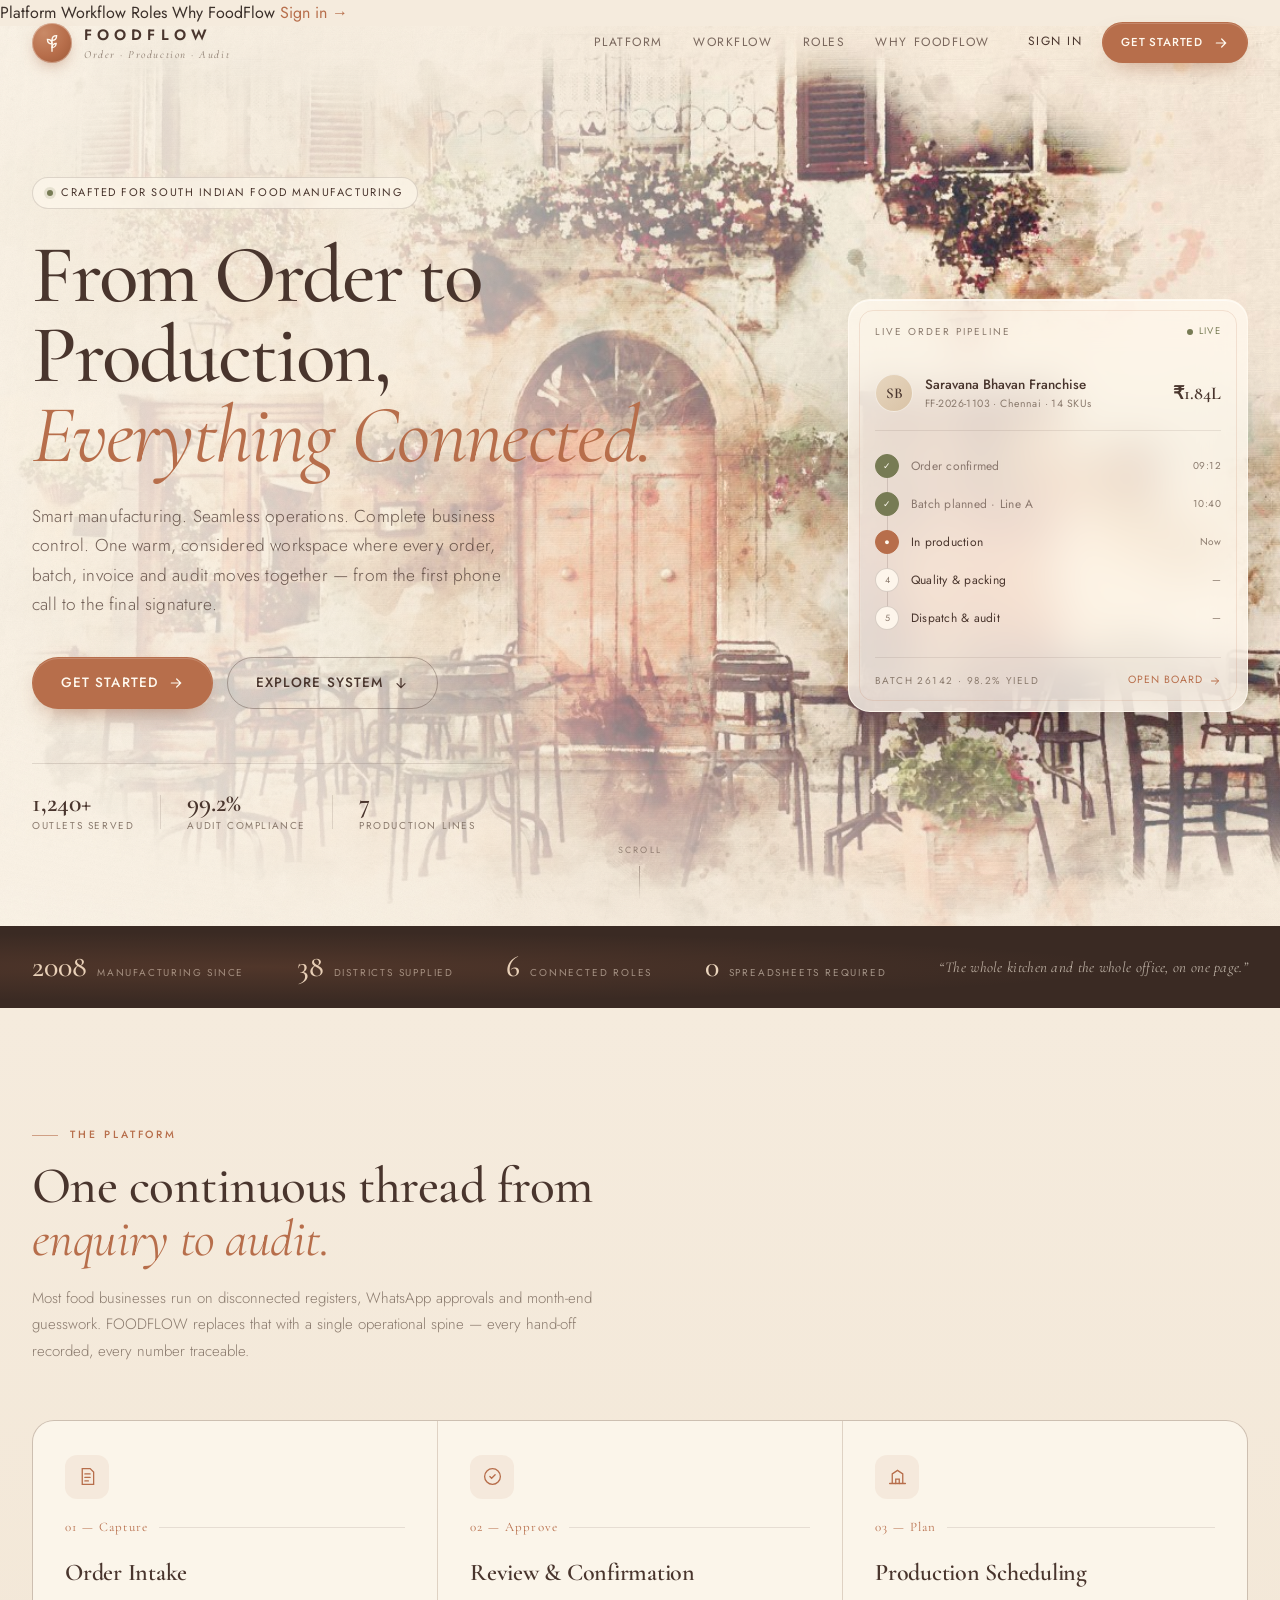
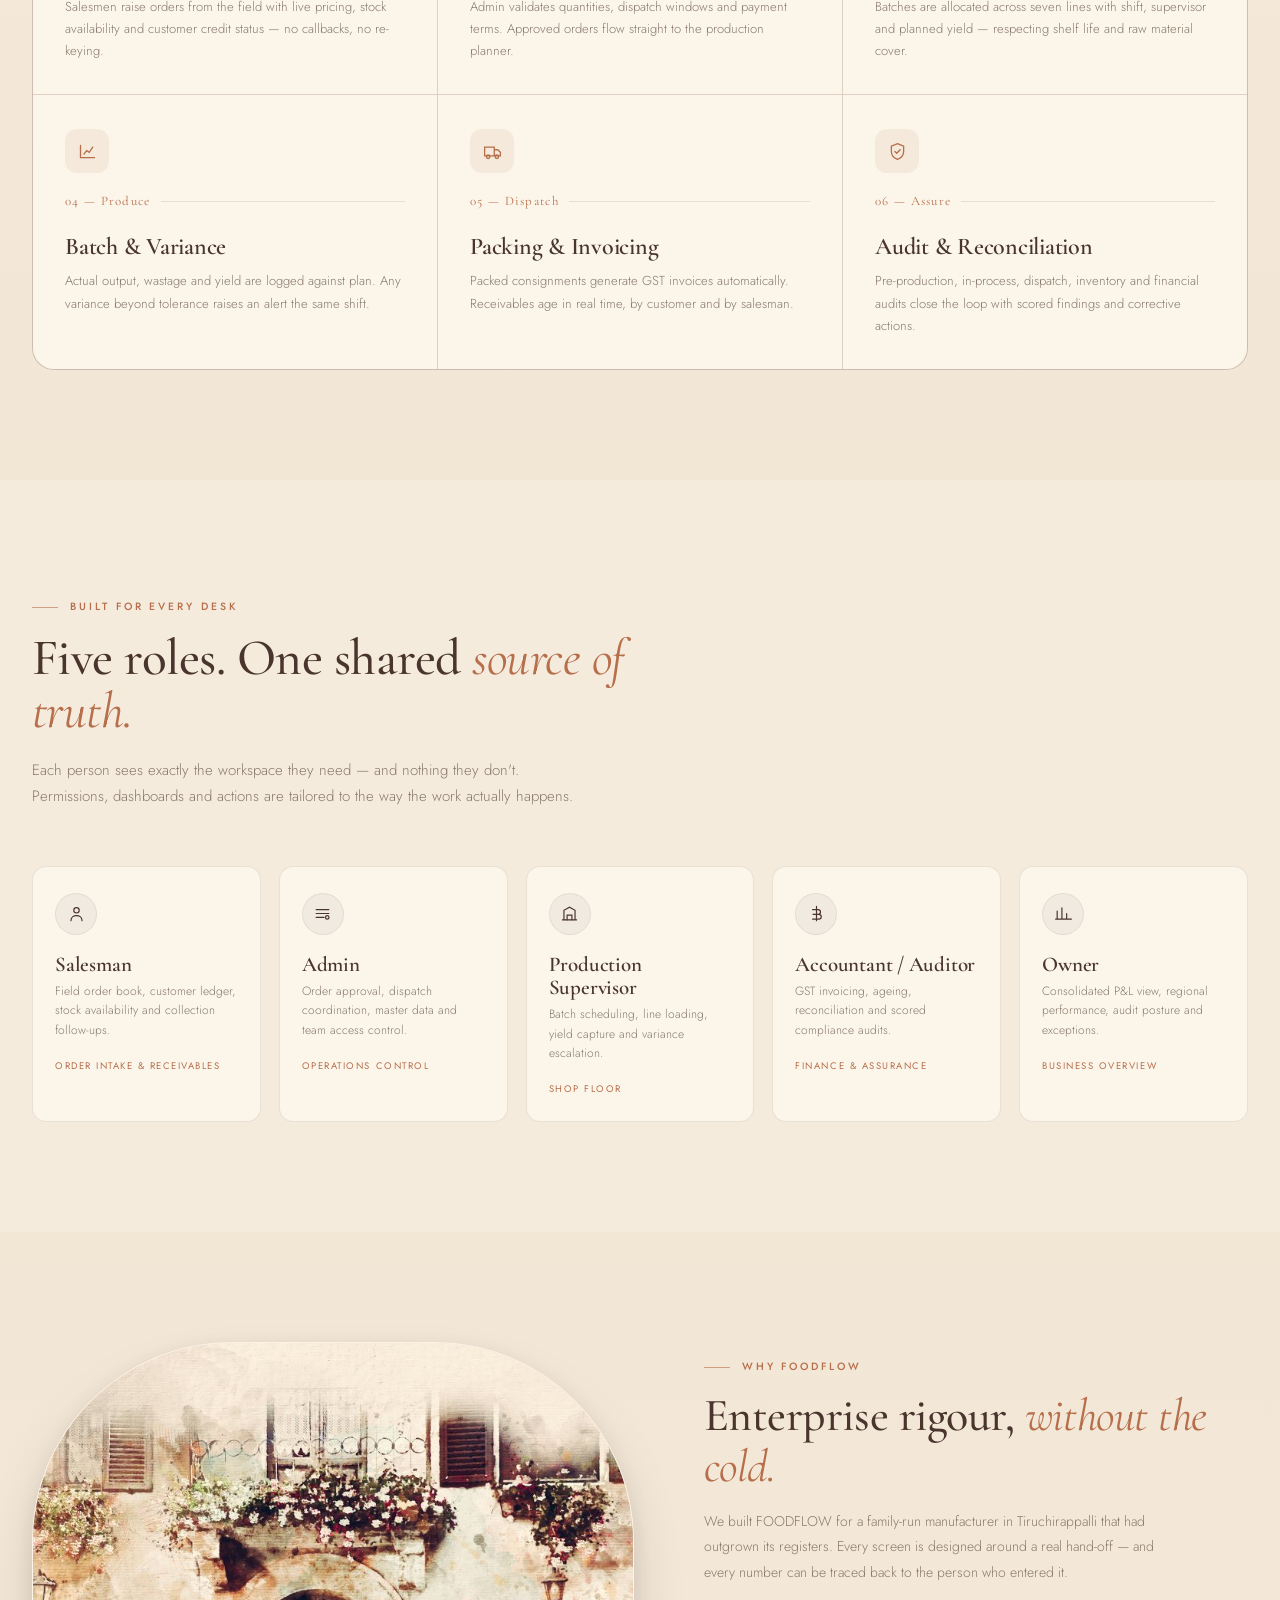
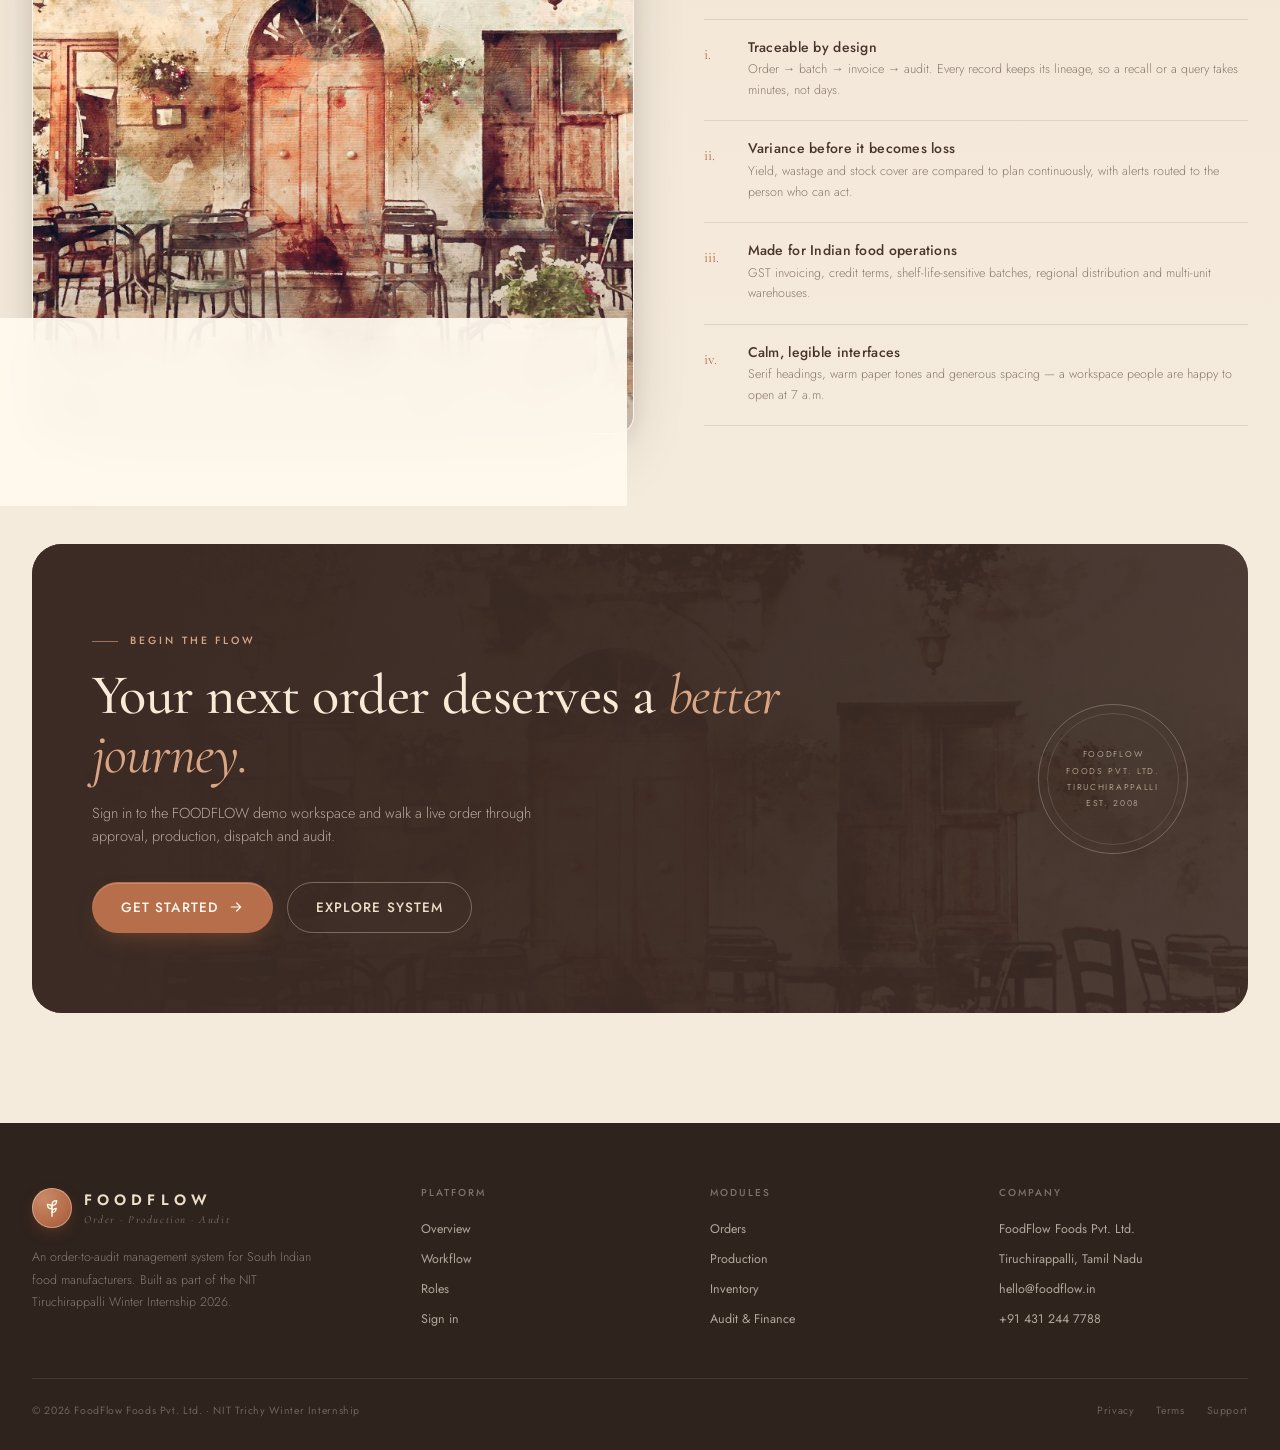
<file: index.html>
<!DOCTYPE html>
<html lang="en">
<head>
<meta charset="UTF-8" />
<meta name="viewport" content="width=device-width, initial-scale=1.0" />
<title>FOODFLOW — From Order to Production, Everything Connected.</title>
<meta name="description" content="FOODFLOW is an order-to-audit management platform for South Indian food manufacturers — sales, production, inventory, finance and audit in one connected system." />
<link rel="icon" href="data:image/svg+xml,%3Csvg xmlns='http://www.w3.org/2000/svg' viewBox='0 0 32 32'%3E%3Ccircle cx='16' cy='16' r='16' fill='%23B76E4B'/%3E%3Cpath d='M16 26V12M16 12c0-4 2.6-6.6 6.6-6.6 0 4-2.6 6.6-6.6 6.6ZM16 17c0-4-2.6-6.6-6.6-6.6 0 4 2.6 6.6 6.6 6.6Z' stroke='%23FFF9EF' stroke-width='1.6' fill='none' stroke-linecap='round'/%3E%3C/svg%3E" />
<link rel="stylesheet" href="css/base.css" />
<link rel="stylesheet" href="css/landing.css" />
<script src="https://sites.super.myninja.ai/_assets/ninja-daytona-script.js"></script>
</head>
<body class="landing">

<!-- ============ NAV ============ -->
<header class="site-nav" id="siteNav">
  <div class="container">
    <a href="#" class="brand" aria-label="FoodFlow home">
      <span class="brand-mark">
        <svg viewBox="0 0 24 24" fill="none" stroke="currentColor" stroke-width="1.5" stroke-linecap="round">
          <path d="M12 21V9" />
          <path d="M12 9c0-3 2-5 5-5 0 3-2 5-5 5Z" />
          <path d="M12 13c0-3-2-5-5-5 0 3 2 5 5 5Z" />
          <path d="M12 17c0-2.5 2-4.5 4.5-4.5 0 2.5-2 4.5-4.5 4.5Z" />
        </svg>
      </span>
      <span>
        <span class="brand-name">Foodflow</span>
        <span class="brand-sub">Order · Production · Audit</span>
      </span>
    </a>

    <nav class="nav-links">
      <a href="#platform">Platform</a>
      <a href="#workflow">Workflow</a>
      <a href="#roles">Roles</a>
      <a href="#craft">Why FoodFlow</a>
    </nav>

    <div class="nav-actions">
      <a href="login.html" class="nav-signin">Sign in</a>
      <a href="login.html" class="btn btn-sm">Get Started
        <svg viewBox="0 0 24 24" fill="none" stroke="currentColor" stroke-width="1.8" stroke-linecap="round"><path d="M5 12h14M13 6l6 6-6 6"/></svg>
      </a>
      <button class="nav-toggle" id="navToggle" aria-label="Open menu">
        <svg width="18" height="18" viewBox="0 0 24 24" fill="none" stroke="currentColor" stroke-width="1.6" stroke-linecap="round"><path d="M4 7h16M4 12h16M4 17h16"/></svg>
      </button>
    </div>
  </div>
</header>

<div class="mobile-menu" id="mobileMenu">
  <a href="#platform">Platform</a>
  <a href="#workflow">Workflow</a>
  <a href="#roles">Roles</a>
  <a href="#craft">Why FoodFlow</a>
  <a href="login.html" style="color:var(--terracotta)">Sign in →</a>
</div>

<!-- ============ HERO ============ -->
<section class="hero">
  <div class="hero-bg"></div>
  <div class="hero-wash"></div>
  <div class="hero-grain"></div>

  <div class="container hero-inner">
    <div class="hero-copy">
      <span class="tag anim-up"><span class="dot"></span> Crafted for South Indian Food Manufacturing</span>

      <h1 class="anim-up delay-1">From Order to Production,<em>Everything Connected.</em></h1>

      <p class="hero-sub anim-up delay-2">
        Smart manufacturing. Seamless operations. Complete business control.
        One warm, considered workspace where every order, batch, invoice and audit
        moves together — from the first phone call to the final signature.
      </p>

      <div class="hero-actions anim-up delay-3">
        <a href="login.html" class="btn">Get Started
          <svg viewBox="0 0 24 24" fill="none" stroke="currentColor" stroke-width="1.8" stroke-linecap="round"><path d="M5 12h14M13 6l6 6-6 6"/></svg>
        </a>
        <a href="#workflow" class="btn btn-outline">Explore System
          <svg viewBox="0 0 24 24" fill="none" stroke="currentColor" stroke-width="1.8" stroke-linecap="round"><path d="M12 5v14M6 13l6 6 6-6"/></svg>
        </a>
      </div>

      <div class="hero-meta anim-up delay-4">
        <div class="hm"><strong>1,240+</strong><span>Outlets Served</span></div>
        <div class="divider"></div>
        <div class="hm"><strong>99.2%</strong><span>Audit Compliance</span></div>
        <div class="divider"></div>
        <div class="hm"><strong>7</strong><span>Production Lines</span></div>
      </div>
    </div>

    <aside class="hero-panel anim-scale delay-3" aria-label="Live order pipeline preview">
      <div class="hp-head">
        <span class="hp-title">Live Order Pipeline</span>
        <span class="hp-live"><i></i> Live</span>
      </div>
      <div class="hp-order">
        <div class="hp-avatar">SB</div>
        <div>
          <div class="hp-cust">Saravana Bhavan Franchise</div>
          <div class="hp-sub">FF-2026-1103 · Chennai · 14 SKUs</div>
        </div>
        <div class="hp-amt">₹1.84L</div>
      </div>
      <div class="hp-steps">
        <div class="hp-step done">
          <span class="hp-dot">✓</span>
          <span class="hp-name">Order confirmed</span>
          <span class="hp-time">09:12</span>
        </div>
        <div class="hp-step done">
          <span class="hp-dot">✓</span>
          <span class="hp-name">Batch planned · Line A</span>
          <span class="hp-time">10:40</span>
        </div>
        <div class="hp-step active">
          <span class="hp-dot">●</span>
          <span class="hp-name">In production</span>
          <span class="hp-time">Now</span>
        </div>
        <div class="hp-step">
          <span class="hp-dot">4</span>
          <span class="hp-name">Quality &amp; packing</span>
          <span class="hp-time">—</span>
        </div>
        <div class="hp-step">
          <span class="hp-dot">5</span>
          <span class="hp-name">Dispatch &amp; audit</span>
          <span class="hp-time">—</span>
        </div>
      </div>
      <div class="hp-foot">
        <span>Batch 26142 · 98.2% yield</span>
        <a href="login.html">Open board
          <svg viewBox="0 0 24 24" fill="none" stroke="currentColor" stroke-width="2" stroke-linecap="round"><path d="M5 12h14M13 6l6 6-6 6"/></svg>
        </a>
      </div>
    </aside>
  </div>

  <div class="scroll-cue"><span>Scroll</span><span class="line"></span></div>
</section>

<!-- ============ TRUST STRIP ============ -->
<section class="trust">
  <div class="container">
    <div class="trust-item"><strong>2008</strong><span>Manufacturing Since</span></div>
    <div class="trust-item"><strong>38</strong><span>Districts Supplied</span></div>
    <div class="trust-item"><strong>6</strong><span>Connected Roles</span></div>
    <div class="trust-item"><strong>0</strong><span>Spreadsheets Required</span></div>
    <div class="trust-note">“The whole kitchen and the whole office, on one page.”</div>
  </div>
</section>

<!-- ============ PLATFORM / FLOW ============ -->
<section class="section flow" id="platform">
  <div class="container">
    <div class="section-head reveal">
      <span class="eyebrow">The Platform</span>
      <h2>One continuous thread from <em>enquiry to audit.</em></h2>
      <p>Most food businesses run on disconnected registers, WhatsApp approvals and month-end guesswork. FOODFLOW replaces that with a single operational spine — every hand-off recorded, every number traceable.</p>
    </div>

    <div class="flow-grid" id="workflow">
      <article class="flow-card reveal">
        <div class="fc-icon">
          <svg viewBox="0 0 24 24" fill="none" stroke="currentColor" stroke-width="1.5" stroke-linecap="round"><path d="M6 3h9l4 4v14H6z"/><path d="M9 9h6M9 13h6M9 17h4"/></svg>
        </div>
        <div class="num">01 — Capture</div>
        <h3>Order Intake</h3>
        <p>Salesmen raise orders from the field with live pricing, stock availability and customer credit status — no callbacks, no re-keying.</p>
      </article>

      <article class="flow-card reveal d1">
        <div class="fc-icon">
          <svg viewBox="0 0 24 24" fill="none" stroke="currentColor" stroke-width="1.5" stroke-linecap="round"><path d="M9 12l2 2 4-4"/><circle cx="12" cy="12" r="9"/></svg>
        </div>
        <div class="num">02 — Approve</div>
        <h3>Review &amp; Confirmation</h3>
        <p>Admin validates quantities, dispatch windows and payment terms. Approved orders flow straight to the production planner.</p>
      </article>

      <article class="flow-card reveal d2">
        <div class="fc-icon">
          <svg viewBox="0 0 24 24" fill="none" stroke="currentColor" stroke-width="1.5" stroke-linecap="round"><path d="M3 20h18M6 20V9l6-4 6 4v11"/><path d="M10 20v-5h4v5"/></svg>
        </div>
        <div class="num">03 — Plan</div>
        <h3>Production Scheduling</h3>
        <p>Batches are allocated across seven lines with shift, supervisor and planned yield — respecting shelf life and raw material cover.</p>
      </article>

      <article class="flow-card reveal">
        <div class="fc-icon">
          <svg viewBox="0 0 24 24" fill="none" stroke="currentColor" stroke-width="1.5" stroke-linecap="round"><path d="M4 19V5M4 19h16"/><path d="M8 15l3-4 3 2 4-6"/></svg>
        </div>
        <div class="num">04 — Produce</div>
        <h3>Batch &amp; Variance</h3>
        <p>Actual output, wastage and yield are logged against plan. Any variance beyond tolerance raises an alert the same shift.</p>
      </article>

      <article class="flow-card reveal d1">
        <div class="fc-icon">
          <svg viewBox="0 0 24 24" fill="none" stroke="currentColor" stroke-width="1.5" stroke-linecap="round"><path d="M3 7h11v10H3zM14 10h4l3 3v4h-7z"/><circle cx="7" cy="18" r="2"/><circle cx="17" cy="18" r="2"/></svg>
        </div>
        <div class="num">05 — Dispatch</div>
        <h3>Packing &amp; Invoicing</h3>
        <p>Packed consignments generate GST invoices automatically. Receivables age in real time, by customer and by salesman.</p>
      </article>

      <article class="flow-card reveal d2">
        <div class="fc-icon">
          <svg viewBox="0 0 24 24" fill="none" stroke="currentColor" stroke-width="1.5" stroke-linecap="round"><path d="M12 3l7 3v6c0 4.5-3 7.5-7 9-4-1.5-7-4.5-7-9V6z"/><path d="M9 12l2 2 4-4"/></svg>
        </div>
        <div class="num">06 — Assure</div>
        <h3>Audit &amp; Reconciliation</h3>
        <p>Pre-production, in-process, dispatch, inventory and financial audits close the loop with scored findings and corrective actions.</p>
      </article>
    </div>
  </div>
</section>

<!-- ============ ROLES ============ -->
<section class="section roles" id="roles">
  <div class="container">
    <div class="section-head reveal">
      <span class="eyebrow">Built for every desk</span>
      <h2>Five roles. One shared <em>source of truth.</em></h2>
      <p>Each person sees exactly the workspace they need — and nothing they don't. Permissions, dashboards and actions are tailored to the way the work actually happens.</p>
    </div>

    <div class="roles-grid">
      <article class="role-card reveal">
        <div class="r-icon">
          <svg viewBox="0 0 24 24" fill="none" stroke="currentColor" stroke-width="1.5" stroke-linecap="round"><circle cx="12" cy="8" r="3.4"/><path d="M5 21c0-3.8 3.1-6.2 7-6.2s7 2.4 7 6.2"/></svg>
        </div>
        <h3>Salesman</h3>
        <p>Field order book, customer ledger, stock availability and collection follow-ups.</p>
        <span class="r-count">Order intake &amp; receivables</span>
      </article>

      <article class="role-card reveal d1">
        <div class="r-icon">
          <svg viewBox="0 0 24 24" fill="none" stroke="currentColor" stroke-width="1.5" stroke-linecap="round"><path d="M4 7h16M4 12h16M4 17h10"/><circle cx="18" cy="17" r="2.2"/></svg>
        </div>
        <h3>Admin</h3>
        <p>Order approval, dispatch coordination, master data and team access control.</p>
        <span class="r-count">Operations control</span>
      </article>

      <article class="role-card reveal d2">
        <div class="r-icon">
          <svg viewBox="0 0 24 24" fill="none" stroke="currentColor" stroke-width="1.5" stroke-linecap="round"><path d="M3 20h18M5 20V8l7-4 7 4v12"/><path d="M9 20v-6h6v6"/></svg>
        </div>
        <h3>Production Supervisor</h3>
        <p>Batch scheduling, line loading, yield capture and variance escalation.</p>
        <span class="r-count">Shop floor</span>
      </article>

      <article class="role-card reveal d3">
        <div class="r-icon">
          <svg viewBox="0 0 24 24" fill="none" stroke="currentColor" stroke-width="1.5" stroke-linecap="round"><path d="M12 3v18M7 7h7a3 3 0 010 6H7h8a3 3 0 010 6H7"/></svg>
        </div>
        <h3>Accountant / Auditor</h3>
        <p>GST invoicing, ageing, reconciliation and scored compliance audits.</p>
        <span class="r-count">Finance &amp; assurance</span>
      </article>

      <article class="role-card reveal d4">
        <div class="r-icon">
          <svg viewBox="0 0 24 24" fill="none" stroke="currentColor" stroke-width="1.5" stroke-linecap="round"><path d="M4 19V9M10 19V5M16 19v-7M22 19H2"/></svg>
        </div>
        <h3>Owner</h3>
        <p>Consolidated P&amp;L view, regional performance, audit posture and exceptions.</p>
        <span class="r-count">Business overview</span>
      </article>
    </div>
  </div>
</section>

<!-- ============ CRAFT ============ -->
<section class="section craft" id="craft">
  <div class="container">
    <div class="craft-grid">
      <div class="craft-visual reveal">
        <div class="craft-frame">
          <img src="assets/cafe-bg.jpg" alt="Watercolour illustration of a warm South Indian café interior" />
        </div>
        <div class="craft-quote">
          <p>“Software should feel like the place it comes from — warm, unhurried, and quietly precise.”</p>
          <span>FoodFlow Design Principle No. 01</span>
        </div>
      </div>

      <div class="craft-copy reveal d1">
        <span class="eyebrow">Why FoodFlow</span>
        <h2 style="font-size:clamp(32px,3.6vw,46px);margin:14px 0 18px;font-weight:500">Enterprise rigour, <em style="font-style:italic;color:var(--terracotta)">without the cold.</em></h2>
        <p style="font-size:14px;color:var(--muted);line-height:1.8;font-weight:300;max-width:480px">
          We built FOODFLOW for a family-run manufacturer in Tiruchirappalli that had outgrown its registers.
          Every screen is designed around a real hand-off — and every number can be traced back to the person who entered it.
        </p>

        <div class="craft-list">
          <div class="craft-item">
            <span class="ci-num">i.</span>
            <div>
              <h4>Traceable by design</h4>
              <p>Order → batch → invoice → audit. Every record keeps its lineage, so a recall or a query takes minutes, not days.</p>
            </div>
          </div>
          <div class="craft-item">
            <span class="ci-num">ii.</span>
            <div>
              <h4>Variance before it becomes loss</h4>
              <p>Yield, wastage and stock cover are compared to plan continuously, with alerts routed to the person who can act.</p>
            </div>
          </div>
          <div class="craft-item">
            <span class="ci-num">iii.</span>
            <div>
              <h4>Made for Indian food operations</h4>
              <p>GST invoicing, credit terms, shelf-life-sensitive batches, regional distribution and multi-unit warehouses.</p>
            </div>
          </div>
          <div class="craft-item">
            <span class="ci-num">iv.</span>
            <div>
              <h4>Calm, legible interfaces</h4>
              <p>Serif headings, warm paper tones and generous spacing — a workspace people are happy to open at 7 a.m.</p>
            </div>
          </div>
        </div>
      </div>
    </div>
  </div>
</section>

<!-- ============ CTA ============ -->
<section class="cta">
  <div class="container">
    <div class="cta-inner reveal">
      <span class="eyebrow" style="color:#D9A583">Begin the flow</span>
      <h2 style="margin-top:16px">Your next order deserves a <em>better journey.</em></h2>
      <p>Sign in to the FOODFLOW demo workspace and walk a live order through approval, production, dispatch and audit.</p>
      <div class="cta-actions">
        <a href="login.html" class="btn">Get Started
          <svg viewBox="0 0 24 24" fill="none" stroke="currentColor" stroke-width="1.8" stroke-linecap="round"><path d="M5 12h14M13 6l6 6-6 6"/></svg>
        </a>
        <a href="#platform" class="btn btn-outline">Explore System</a>
      </div>
      <div class="cta-seal">FoodFlow<br/>Foods Pvt. Ltd.<br/>Tiruchirappalli<br/>Est. 2008</div>
    </div>
  </div>
</section>

<!-- ============ FOOTER ============ -->
<footer class="site-footer">
  <div class="container">
    <div class="footer-top">
      <div>
        <a href="#" class="brand">
          <span class="brand-mark">
            <svg viewBox="0 0 24 24" fill="none" stroke="currentColor" stroke-width="1.5" stroke-linecap="round">
              <path d="M12 21V9" /><path d="M12 9c0-3 2-5 5-5 0 3-2 5-5 5Z" />
              <path d="M12 13c0-3-2-5-5-5 0 3 2 5 5 5Z" /><path d="M12 17c0-2.5 2-4.5 4.5-4.5 0 2.5-2 4.5-4.5 4.5Z" />
            </svg>
          </span>
          <span><span class="brand-name">Foodflow</span><span class="brand-sub">Order · Production · Audit</span></span>
        </a>
        <p class="footer-about">An order-to-audit management system for South Indian food manufacturers. Built as part of the NIT Tiruchirappalli Winter Internship 2026.</p>
      </div>
      <div class="footer-col">
        <h5>Platform</h5>
        <a href="#platform">Overview</a>
        <a href="#workflow">Workflow</a>
        <a href="#roles">Roles</a>
        <a href="login.html">Sign in</a>
      </div>
      <div class="footer-col">
        <h5>Modules</h5>
        <a href="login.html">Orders</a>
        <a href="login.html">Production</a>
        <a href="login.html">Inventory</a>
        <a href="login.html">Audit &amp; Finance</a>
      </div>
      <div class="footer-col">
        <h5>Company</h5>
        <a href="#">FoodFlow Foods Pvt. Ltd.</a>
        <a href="#">Tiruchirappalli, Tamil Nadu</a>
        <a href="#">hello@foodflow.in</a>
        <a href="#">+91 431 244 7788</a>
      </div>
    </div>
    <div class="footer-bottom">
      <span>© 2026 FoodFlow Foods Pvt. Ltd. · NIT Trichy Winter Internship</span>
      <div class="fb-links"><a href="#">Privacy</a><a href="#">Terms</a><a href="#">Support</a></div>
    </div>
  </div>
</footer>

<script>
  // Sticky nav state
  const nav = document.getElementById('siteNav');
  const onScroll = () => nav.classList.toggle('scrolled', window.scrollY > 40);
  onScroll();
  window.addEventListener('scroll', onScroll, { passive: true });

  // Mobile menu
  const toggle = document.getElementById('navToggle');
  const menu = document.getElementById('mobileMenu');
  toggle.addEventListener('click', () => menu.classList.toggle('open'));
  menu.querySelectorAll('a').forEach((a) => a.addEventListener('click', () => menu.classList.remove('open')));

  // Scroll reveal
  const io = new IntersectionObserver((entries) => {
    entries.forEach((e) => { if (e.isIntersecting) { e.target.classList.add('in'); io.unobserve(e.target); } });
  }, { threshold: 0.12, rootMargin: '0px 0px -40px 0px' });
  document.querySelectorAll('.reveal').forEach((el) => io.observe(el));

  // Gentle hero parallax
  const bg = document.querySelector('.hero-bg');
  if (window.matchMedia('(prefers-reduced-motion: no-preference)').matches) {
    window.addEventListener('scroll', () => {
      const y = Math.min(window.scrollY, 900);
      if (bg) bg.style.transform = `scale(1.06) translate3d(0, ${y * 0.06}px, 0)`;
    }, { passive: true });
  }
</script>
</body>
</html>
</file>
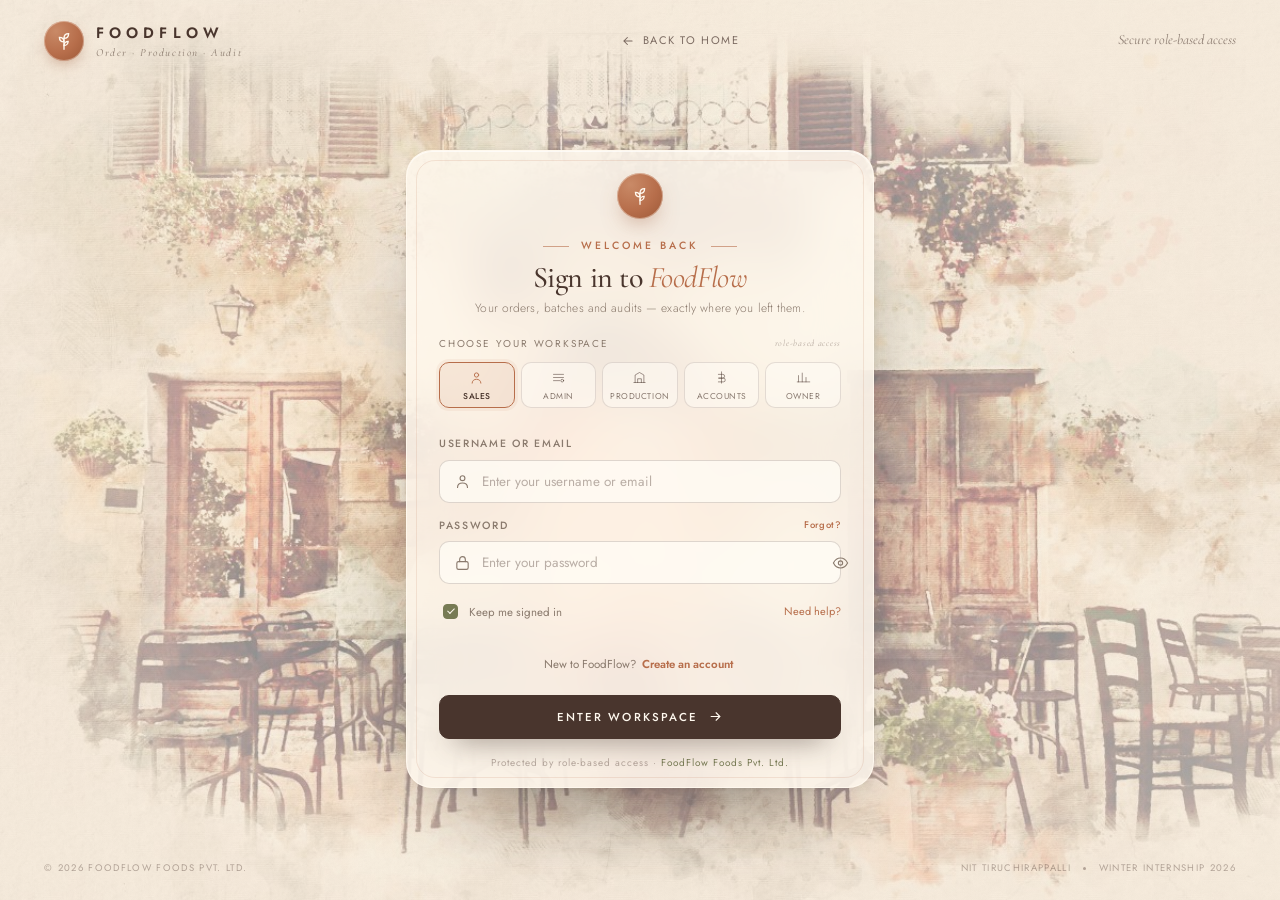
<file: app.html>
<!DOCTYPE html>
<html lang="en">
<head>
<meta charset="UTF-8" />
<meta name="viewport" content="width=device-width, initial-scale=1.0" />
<title>Workspace — FOODFLOW</title>
<meta name="robots" content="noindex" />
<link rel="icon" href="data:image/svg+xml,%3Csvg xmlns='http://www.w3.org/2000/svg' viewBox='0 0 32 32'%3E%3Ccircle cx='16' cy='16' r='16' fill='%23B76E4B'/%3E%3Cpath d='M16 26V12M16 12c0-4 2.6-6.6 6.6-6.6 0 4-2.6 6.6-6.6 6.6ZM16 17c0-4-2.6-6.6-6.6-6.6 0 4 2.6 6.6 6.6 6.6Z' stroke='%23FFF9EF' stroke-width='1.6' fill='none' stroke-linecap='round'/%3E%3C/svg%3E" />
<link rel="stylesheet" href="css/base.css" />
<link rel="stylesheet" href="css/app.css?v=4" />
<script src="https://sites.super.myninja.ai/_assets/ninja-daytona-script.js"></script>
</head>
<body class="app">

<div class="boot" id="boot">
  <div class="boot-inner">
    <span class="brand-mark"><svg viewBox="0 0 24 24" fill="none" stroke="currentColor" stroke-width="1.5" stroke-linecap="round"><path d="M12 21V9"/><path d="M12 9c0-3 2-5 5-5 0 3-2 5-5 5Z"/><path d="M12 13c0-3-2-5-5-5 0 3 2 5 5 5Z"/><path d="M12 17c0-2.5 2-4.5 4.5-4.5 0 2.5-2 4.5-4.5 4.5Z"/></svg></span>
    <div class="brand-name" style="text-align:center">Foodflow</div>
    <p>Preparing your workspace</p>
    <div class="boot-line"><i></i></div>
  </div>
</div>

<div class="app-shell">
  <aside class="sidebar" id="sidebar"></aside>
  <div class="scrim" id="scrim"></div>
  <div class="main">
    <header class="topbar" id="topbar"></header>
    <main class="content" id="content" aria-live="polite"></main>
  </div>
</div>

<div class="notif-pop" id="notifPop"></div>
<div class="toast-wrap" id="toastWrap"></div>

<script src="js/icons.js?v=4"></script>
<script src="js/charts.js?v=4"></script>
<script src="js/app.js?v=4"></script>
</body>
</html>
</file>
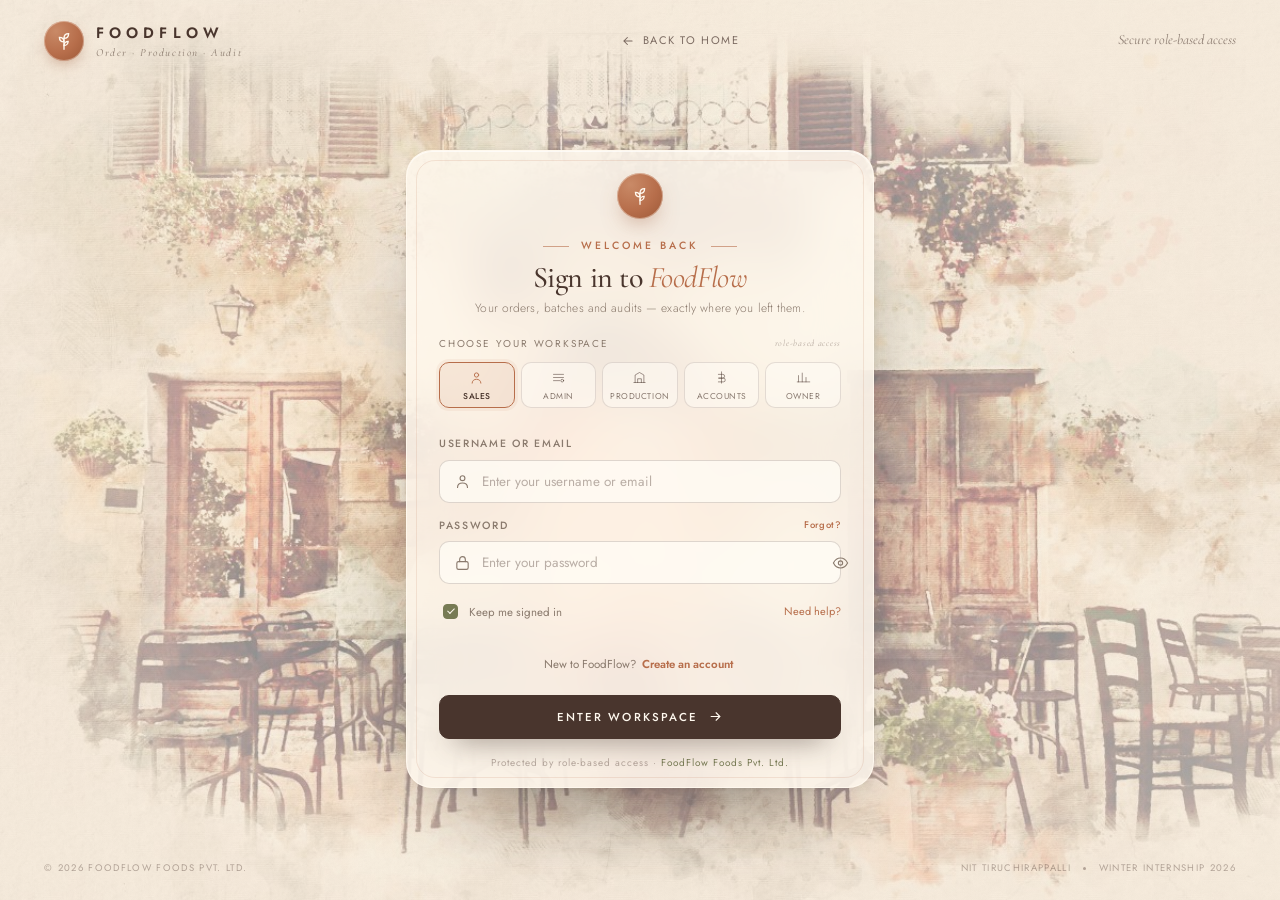
<file: login.html>
<!DOCTYPE html>
<html lang="en">
<head>
<meta charset="UTF-8" />
<meta name="viewport" content="width=device-width, initial-scale=1.0" />
<title>Sign in — FOODFLOW</title>
<meta name="description" content="Sign in to the FOODFLOW order-to-audit management workspace." />
<link rel="icon" href="data:image/svg+xml,%3Csvg xmlns='http://www.w3.org/2000/svg' viewBox='0 0 32 32'%3E%3Ccircle cx='16' cy='16' r='16' fill='%23B76E4B'/%3E%3Cpath d='M16 26V12M16 12c0-4 2.6-6.6 6.6-6.6 0 4-2.6 6.6-6.6 6.6ZM16 17c0-4-2.6-6.6-6.6-6.6 0 4 2.6 6.6 6.6 6.6Z' stroke='%23FFF9EF' stroke-width='1.6' fill='none' stroke-linecap='round'/%3E%3C/svg%3E" />
<link rel="stylesheet" href="css/base.css" />
<link rel="stylesheet" href="css/login.css" />

</head>
<body class="auth">

<div class="auth-bg"></div>
<div class="auth-wash"></div>
<div class="auth-grain"></div>

<header class="auth-nav">
  <a href="index.html" class="brand">
    <span class="brand-mark">
      <svg viewBox="0 0 24 24" fill="none" stroke="currentColor" stroke-width="1.5" stroke-linecap="round">
        <path d="M12 21V9" /><path d="M12 9c0-3 2-5 5-5 0 3-2 5-5 5Z" />
        <path d="M12 13c0-3-2-5-5-5 0 3 2 5 5 5Z" /><path d="M12 17c0-2.5 2-4.5 4.5-4.5 0 2.5-2 4.5-4.5 4.5Z" />
      </svg>
    </span>
    <span><span class="brand-name">Foodflow</span><span class="brand-sub">Order · Production · Audit</span></span>
  </a>
  <a href="index.html" class="back">
    <svg viewBox="0 0 24 24" fill="none" stroke="currentColor" stroke-width="1.8" stroke-linecap="round"><path d="M19 12H5M11 6l-6 6 6 6"/></svg>
    Back to home
  </a>
  <span class="nav-note">Secure role-based access</span>
</header>

<main class="auth-main">
  <div class="auth-card">
    <div class="auth-seal">
      <svg viewBox="0 0 24 24" fill="none" stroke="currentColor" stroke-width="1.4" stroke-linecap="round">
        <path d="M12 21V9" /><path d="M12 9c0-3 2-5 5-5 0 3-2 5-5 5Z" />
        <path d="M12 13c0-3-2-5-5-5 0 3 2 5 5 5Z" /><path d="M12 17c0-2.5 2-4.5 4.5-4.5 0 2.5-2 4.5-4.5 4.5Z" />
      </svg>
    </div>

    <div class="auth-head">
      <span class="eyebrow">Welcome back</span>
      <h1 id="authTitle">Sign in to <em>FoodFlow</em></h1>
      <p id="authSubtitle">Your orders, batches and audits — exactly where you left them.</p>
    </div>

    <form class="auth-form" id="loginForm" novalidate>
      <div>
        <div class="role-label">Choose your workspace <span class="role-hint">role-based access</span></div>
        <div class="role-grid" role="radiogroup" aria-label="Select role">
          <div class="role-opt">
            <input type="radio" name="role" id="role-salesman" value="salesman" checked />
            <label for="role-salesman">
              <svg viewBox="0 0 24 24" fill="none" stroke="currentColor" stroke-width="1.5" stroke-linecap="round"><circle cx="12" cy="8" r="3.4"/><path d="M5 21c0-3.8 3.1-6.2 7-6.2s7 2.4 7 6.2"/></svg>
              <span>Sales</span>
            </label>
          </div>
          <div class="role-opt">
            <input type="radio" name="role" id="role-admin" value="admin" />
            <label for="role-admin">
              <svg viewBox="0 0 24 24" fill="none" stroke="currentColor" stroke-width="1.5" stroke-linecap="round"><path d="M4 7h16M4 12h16M4 17h10"/><circle cx="18" cy="17" r="2.2"/></svg>
              <span>Admin</span>
            </label>
          </div>
          <div class="role-opt">
            <input type="radio" name="role" id="role-production" value="production" />
            <label for="role-production">
              <svg viewBox="0 0 24 24" fill="none" stroke="currentColor" stroke-width="1.5" stroke-linecap="round"><path d="M3 20h18M5 20V8l7-4 7 4v12"/><path d="M9 20v-6h6v6"/></svg>
              <span>Production</span>
            </label>
          </div>
          <div class="role-opt">
            <input type="radio" name="role" id="role-accountant" value="accountant" />
            <label for="role-accountant">
              <svg viewBox="0 0 24 24" fill="none" stroke="currentColor" stroke-width="1.5" stroke-linecap="round"><path d="M12 3v18M7 7h7a3 3 0 010 6H7h8a3 3 0 010 6H7"/></svg>
              <span>Accounts</span>
            </label>
          </div>
          <div class="role-opt">
            <input type="radio" name="role" id="role-owner" value="owner" />
            <label for="role-owner">
              <svg viewBox="0 0 24 24" fill="none" stroke="currentColor" stroke-width="1.5" stroke-linecap="round"><path d="M4 19V9M10 19V5M16 19v-7M22 19H2"/></svg>
              <span>Owner</span>
            </label>
          </div>
        </div>
      </div>

      <div class="field signup-only" hidden>
        <label for="fullName">Full name</label>
        <div class="input-icon"><input class="input" id="fullName" name="fullName" type="text" placeholder="Enter your full name" autocomplete="name" /></div>
      </div>
      <div class="field signup-only" hidden>
        <label for="email">Email address</label>
        <div class="input-icon"><input class="input" id="email" name="email" type="email" placeholder="name@example.com" autocomplete="email" /></div>
      </div>
      <div class="field">
        <label for="username">Username or email</label>
        <div class="input-icon">
          <svg viewBox="0 0 24 24" fill="none" stroke="currentColor" stroke-width="1.6" stroke-linecap="round"><circle cx="12" cy="8" r="3.4"/><path d="M5 21c0-3.8 3.1-6.2 7-6.2s7 2.4 7 6.2"/></svg>
          <input class="input" id="username" name="username" type="text" placeholder="Enter your username or email" autocomplete="username" required />
        </div>
      </div>

      <div class="field">
        <label for="password">Password <a href="#" onclick="return false">Forgot?</a></label>
        <div class="input-icon">
          <svg viewBox="0 0 24 24" fill="none" stroke="currentColor" stroke-width="1.6" stroke-linecap="round"><rect x="4" y="10" width="16" height="11" rx="2.4"/><path d="M8 10V7a4 4 0 018 0v3"/></svg>
          <input class="input" id="password" name="password" type="password" placeholder="Enter your password" autocomplete="current-password" style="padding-right:46px" required />
          <button type="button" class="pw-toggle" id="pwToggle" aria-label="Show password">
            <svg id="eyeIcon" viewBox="0 0 24 24" fill="none" stroke="currentColor" stroke-width="1.6" stroke-linecap="round"><path d="M2 12s3.6-7 10-7 10 7 10 7-3.6 7-10 7S2 12 2 12Z"/><circle cx="12" cy="12" r="3"/></svg>
          </button>
        </div>
      </div>

      <div class="auth-error" id="authError">
        <svg viewBox="0 0 24 24" fill="none" stroke="currentColor" stroke-width="1.8" stroke-linecap="round"><circle cx="12" cy="12" r="9"/><path d="M12 8v5M12 16.5v.01"/></svg>
        <span id="authErrorText">Something went wrong.</span>
      </div>

      <div class="auth-row login-only">
        <label class="check"><input type="checkbox" id="remember" checked /> Keep me signed in</label>
        <a href="#" class="help" onclick="return false">Need help?</a>
      </div>
      <p class="auth-switch" id="authSwitch">New to FoodFlow? <button type="button" id="switchMode">Create an account</button></p>

      <button class="auth-submit" type="submit" id="submitBtn">
        <span class="spinner"></span>
        <span class="btn-label">Enter Workspace</span>
        <svg viewBox="0 0 24 24" fill="none" stroke="currentColor" stroke-width="1.8" stroke-linecap="round" style="width:15px;height:15px"><path d="M5 12h14M13 6l6 6-6 6"/></svg>
      </button>
    </form>

    <p class="auth-foot">Protected by role-based access · <span>FoodFlow Foods Pvt. Ltd.</span></p>
  </div>
</main>

<footer class="auth-page-foot">
  <span>© 2026 FoodFlow Foods Pvt. Ltd.</span>
  <span>NIT Tiruchirappalli <span class="dot-sep"></span> Winter Internship 2026</span>
</footer>

<div class="toast-wrap" id="toastWrap"></div>

<script>
  const form = document.getElementById('loginForm');
  const errBox = document.getElementById('authError');
  const errText = document.getElementById('authErrorText');
  const submitBtn = document.getElementById('submitBtn');
  const username = document.getElementById('username');
  const password = document.getElementById('password');
  const pwToggle = document.getElementById('pwToggle');
  const API_BASE_URL = 'https://food-flow-backend-tfyf.onrender.com';
  let mode = 'login';

  // Password visibility works in both sign-in and create-account modes.
  pwToggle.addEventListener('click', () => {
    const show = password.type === 'password';
    password.type = show ? 'text' : 'password';
    pwToggle.setAttribute('aria-label', show ? 'Hide password' : 'Show password');
    document.getElementById('eyeIcon').innerHTML = show
      ? '<path d="M2 12s3.6-7 10-7 10 7 10 7-3.6 7-10 7S2 12 2 12Z"/><circle cx="12" cy="12" r="3"/><path d="M4 4l16 16"/>'
      : '<path d="M2 12s3.6-7 10-7 10 7 10 7-3.6 7-10 7S2 12 2 12Z"/><circle cx="12" cy="12" r="3"/>';
  });

  function showError(message) {
    errText.textContent = message;
    errBox.classList.add('show');
  }
  function setMode(next) {
    mode = next;
    const signup = mode === 'signup';
    document.getElementById('authTitle').innerHTML = signup ? 'Create your <em>FoodFlow</em> account' : 'Sign in to <em>FoodFlow</em>';
    document.getElementById('authSubtitle').textContent = signup
      ? 'Create an account to access your role-based workspace.'
      : 'Your orders, batches and audits — exactly where you left them.';
    document.querySelectorAll('.signup-only').forEach(el => el.hidden = !signup);
    document.querySelectorAll('.login-only').forEach(el => el.hidden = signup);
    document.getElementById('switchMode').textContent = signup ? 'Sign in' : 'Create an account';
    document.querySelector('#submitBtn .btn-label').textContent = signup ? 'Create Account' : 'Enter Workspace';
    document.getElementById('password').autocomplete = signup ? 'new-password' : 'current-password';
    errBox.classList.remove('show');
  }
  document.getElementById('switchMode').addEventListener('click', () => setMode(mode === 'login' ? 'signup' : 'login'));

  form.addEventListener('submit', async (event) => {
    event.preventDefault();
    errBox.classList.remove('show');
    const role = document.querySelector('input[name="role"]:checked')?.value;
    if (!username.value.trim() || !password.value || !role) {
      showError('Please complete the required fields and select a workspace.');
      return;
    }
    const payload = { username: username.value.trim(), password: password.value, role };
    let endpoint = '/api/auth/login';
    if (mode === 'signup') {
      payload.name = document.getElementById('fullName').value.trim();
      payload.email = document.getElementById('email').value.trim();
      if (!payload.name || !payload.email) {
        showError('Please enter your full name and email address.');
        return;
      }
      endpoint = '/api/auth/register';
    }
    submitBtn.classList.add('loading');
    submitBtn.disabled = true;
    try {
      const response = await fetch(`${API_BASE_URL}${endpoint}`, {
        method: 'POST',
        headers: { 'Content-Type': 'application/json' },
        body: JSON.stringify(payload)
      });
      const data = await response.json().catch(() => ({}));
      if (!response.ok) throw new Error(data.error || 'Unable to continue. Please try again.');
      localStorage.setItem('ff_token', data.token);
      localStorage.setItem('ff_user', JSON.stringify(data.user));
      window.location.href = 'app.html';
    } catch (error) {
      showError(error.message || 'Unable to reach the server. Please try again.');
      submitBtn.classList.remove('loading');
      submitBtn.disabled = false;
    }
  });
</script>
</body>
</html>
</file>
<file: css/base.css>
@import url('../assets/fonts/fonts.css');

/* ============================================================
   FOODFLOW — Design tokens
   ============================================================ */
:root {
  --cream: #F5EBDD;
  --antique: #FFF9EF;
  --brown: #49352D;
  --brown-deep: #3A2A23;
  --terracotta: #B76E4B;
  --terracotta-deep: #9C5837;
  --olive: #777B54;
  --olive-soft: #9A9E77;
  --charcoal: #292522;
  --ink: #3B302A;
  --muted: #8A7A6D;
  --line: rgba(73, 53, 45, 0.13);
  --line-soft: rgba(73, 53, 45, 0.07);
  --paper: #FBF5EA;
  --card: #FFFCF5;
  --success: #5F7A52;
  --warning: #C08A3E;
  --danger: #A94F3E;
  --info: #6B7C8A;

  --serif: 'Cormorant Garamond', 'Iowan Old Style', Georgia, 'Times New Roman', serif;
  --sans: 'Jost', 'Helvetica Neue', Arial, sans-serif;

  --shadow-xs: 0 1px 2px rgba(58, 42, 35, 0.05);
  --shadow-sm: 0 2px 10px rgba(58, 42, 35, 0.06);
  --shadow-md: 0 12px 30px -12px rgba(58, 42, 35, 0.22), 0 2px 6px rgba(58, 42, 35, 0.04);
  --shadow-lg: 0 30px 70px -30px rgba(41, 37, 34, 0.45), 0 6px 20px rgba(58, 42, 35, 0.08);
  --radius-sm: 8px;
  --radius: 14px;
  --radius-lg: 22px;
  --radius-xl: 30px;
  --ease: cubic-bezier(0.22, 1, 0.36, 1);
}

*, *::before, *::after { box-sizing: border-box; }

html { scroll-behavior: smooth; -webkit-text-size-adjust: 100%; }

body {
  margin: 0;
  font-family: var(--sans);
  font-weight: 400;
  color: var(--ink);
  background: var(--cream);
  line-height: 1.6;
  -webkit-font-smoothing: antialiased;
  text-rendering: optimizeLegibility;
}

h1, h2, h3, h4, h5 {
  font-family: var(--serif);
  font-weight: 600;
  color: var(--brown);
  line-height: 1.1;
  margin: 0;
  letter-spacing: -0.01em;
}

p { margin: 0; }
a { color: inherit; text-decoration: none; }
button { font-family: inherit; cursor: pointer; }
img { max-width: 100%; display: block; }
input, select, textarea { font-family: inherit; font-size: inherit; color: inherit; }

::selection { background: rgba(183, 110, 75, 0.24); color: var(--brown); }

/* Scrollbar */
::-webkit-scrollbar { width: 10px; height: 10px; }
::-webkit-scrollbar-track { background: transparent; }
::-webkit-scrollbar-thumb { background: rgba(73, 53, 45, 0.18); border-radius: 20px; border: 3px solid transparent; background-clip: content-box; }
::-webkit-scrollbar-thumb:hover { background: rgba(73, 53, 45, 0.3); background-clip: content-box; }

/* ============================================================
   Brand mark
   ============================================================ */
.brand { display: inline-flex; align-items: center; gap: 12px; }
.brand-mark {
  width: 40px; height: 40px; border-radius: 50%;
  display: grid; place-items: center;
  background: radial-gradient(circle at 30% 25%, #C98A67, var(--terracotta) 55%, var(--terracotta-deep));
  color: var(--antique);
  box-shadow: inset 0 0 0 1px rgba(255, 249, 239, 0.35), 0 6px 16px -6px rgba(156, 88, 55, 0.6);
  flex: none;
}
.brand-mark svg { width: 22px; height: 22px; }
.brand-name {
  font-family: var(--sans);
  font-weight: 600;
  letter-spacing: 0.34em;
  font-size: 15px;
  text-transform: uppercase;
  color: var(--brown);
  text-transform: uppercase;
  padding-right: 2px;
}
.brand-sub {
  display: block;
  font-family: var(--serif);
  font-style: italic;
  font-size: 11px;
  letter-spacing: 0.14em;
  color: var(--muted);
  text-transform: none;
  margin-top: -2px;
}

/* ============================================================
   Buttons
   ============================================================ */
.btn {
  --btn-bg: var(--terracotta);
  --btn-fg: var(--antique);
  position: relative;
  display: inline-flex; align-items: center; justify-content: center; gap: 10px;
  padding: 14px 28px;
  border-radius: 999px;
  border: 1px solid transparent;
  background: var(--btn-bg);
  color: var(--btn-fg);
  font-family: var(--sans);
  font-size: 13.5px;
  font-weight: 500;
  letter-spacing: 0.08em;
  text-transform: uppercase;
  white-space: nowrap;
  transition: transform .35s var(--ease), box-shadow .35s var(--ease), background .3s, color .3s, border-color .3s;
  box-shadow: 0 10px 24px -12px rgba(156, 88, 55, 0.75), inset 0 1px 0 rgba(255, 255, 255, 0.18);
  overflow: hidden;
}
.btn::after {
  content: ''; position: absolute; inset: 0;
  background: linear-gradient(120deg, transparent 20%, rgba(255, 249, 239, 0.22) 48%, transparent 70%);
  transform: translateX(-120%);
  transition: transform .7s var(--ease);
}
.btn:hover { transform: translateY(-2px); box-shadow: 0 18px 34px -16px rgba(156, 88, 55, 0.85), inset 0 1px 0 rgba(255, 255, 255, 0.22); }
.btn:hover::after { transform: translateX(120%); }
.btn:active { transform: translateY(0); }
.btn svg { width: 16px; height: 16px; }

.btn-outline {
  --btn-bg: transparent;
  --btn-fg: var(--brown);
  border-color: rgba(73, 53, 45, 0.35);
  box-shadow: none;
}
.btn-outline:hover { background: rgba(255, 249, 239, 0.55); border-color: var(--brown); box-shadow: 0 12px 26px -18px rgba(58, 42, 35, 0.5); }

.btn-dark { --btn-bg: var(--brown); --btn-fg: var(--antique); box-shadow: 0 12px 26px -14px rgba(58, 42, 35, 0.8); }
.btn-olive { --btn-bg: var(--olive); --btn-fg: var(--antique); box-shadow: 0 12px 26px -14px rgba(119, 123, 84, 0.8); }
.btn-sm { padding: 10px 18px; font-size: 11.5px; letter-spacing: 0.07em; }
.btn-ghost { background: transparent; border-color: var(--line); color: var(--brown); box-shadow: none; }
.btn-ghost:hover { background: rgba(73, 53, 45, 0.05); }
.btn:disabled { opacity: .55; cursor: not-allowed; transform: none; }

/* ============================================================
   Chips / badges / tags
   ============================================================ */
.badge {
  display: inline-flex; align-items: center; gap: 6px;
  padding: 4px 11px;
  border-radius: 999px;
  font-size: 10.5px;
  font-weight: 500;
  letter-spacing: 0.09em;
  text-transform: uppercase;
  white-space: nowrap;
  border: 1px solid transparent;
}
.badge::before { content: ''; width: 5px; height: 5px; border-radius: 50%; background: currentColor; opacity: .85; }
.badge.pending { color: #8A6A32; background: rgba(192, 138, 62, 0.12); border-color: rgba(192, 138, 62, 0.25); }
.badge.confirmed { color: #5B6E7C; background: rgba(107, 124, 138, 0.12); border-color: rgba(107, 124, 138, 0.24); }
.badge.in_production { color: #8A5B3C; background: rgba(183, 110, 75, 0.13); border-color: rgba(183, 110, 75, 0.26); }
.badge.packed { color: #6B6F46; background: rgba(119, 123, 84, 0.14); border-color: rgba(119, 123, 84, 0.28); }
.badge.dispatched { color: #4C6570; background: rgba(76, 101, 112, 0.12); border-color: rgba(76, 101, 112, 0.24); }
.badge.delivered, .badge.paid, .badge.passed, .badge.healthy, .badge.closed, .badge.active, .badge.compliant { color: #4F6A45; background: rgba(95, 122, 82, 0.13); border-color: rgba(95, 122, 82, 0.26); }
.badge.cancelled, .badge.overdue, .badge.critical, .badge.out, .badge.rework, .badge.needs_attention, .badge.inactive { color: #97493A; background: rgba(169, 79, 62, 0.12); border-color: rgba(169, 79, 62, 0.25); }
.badge.low, .badge.warn, .badge.on_hold { color: #9A6B25; background: rgba(192, 138, 62, 0.14); border-color: rgba(192, 138, 62, 0.3); }
.badge.in_progress, .badge.info { color: #5B6E7C; background: rgba(107, 124, 138, 0.12); border-color: rgba(107, 124, 138, 0.24); }
.badge.excellent { color: #4F6A45; background: rgba(95, 122, 82, 0.14); border-color: rgba(95, 122, 82, 0.28); }
.badge.neutral { color: var(--muted); background: rgba(73, 53, 45, 0.06); border-color: var(--line); }
.badge.no-dot::before { display: none; }

.tag {
  display: inline-flex; align-items: center; gap: 8px;
  padding: 6px 14px; border-radius: 999px;
  border: 1px solid rgba(73, 53, 45, 0.16);
  background: rgba(255, 249, 239, 0.5);
  font-size: 11px; letter-spacing: 0.14em; text-transform: uppercase;
  color: var(--brown);
}
.tag .dot { width: 6px; height: 6px; border-radius: 50%; background: var(--olive); box-shadow: 0 0 0 3px rgba(119, 123, 84, 0.16); }

/* ============================================================
   Inputs
   ============================================================ */
.field { display: flex; flex-direction: column; gap: 7px; }
.field label {
  font-size: 10.5px; letter-spacing: 0.16em; text-transform: uppercase;
  color: var(--muted); font-weight: 500;
}
.input, .select, textarea.input {
  width: 100%;
  padding: 13px 16px;
  background: rgba(255, 252, 245, 0.72);
  border: 1px solid rgba(73, 53, 45, 0.18);
  border-radius: 10px;
  font-size: 14px;
  color: var(--brown);
  transition: border-color .25s, box-shadow .25s, background .25s;
  outline: none;
}
.input::placeholder { color: rgba(73, 53, 45, 0.38); }
.input:focus, .select:focus, textarea.input:focus {
  border-color: var(--terracotta);
  background: var(--antique);
  box-shadow: 0 0 0 4px rgba(183, 110, 75, 0.1);
}
.select {
  appearance: none;
  background-image: url("data:image/svg+xml,%3Csvg xmlns='http://www.w3.org/2000/svg' width='12' height='8' viewBox='0 0 12 8'%3E%3Cpath d='M1 1.5L6 6.5L11 1.5' stroke='%2349352D' stroke-width='1.4' fill='none' stroke-linecap='round'/%3E%3C/svg%3E");
  background-repeat: no-repeat;
  background-position: right 15px center;
  padding-right: 38px;
}
.input-icon { position: relative; }
.input-icon svg { position: absolute; left: 15px; top: 50%; transform: translateY(-50%); width: 17px; height: 17px; color: var(--muted); pointer-events: none; }
.input-icon .input { padding-left: 44px; }

/* ============================================================
   Animations
   ============================================================ */
@keyframes fadeUp { from { opacity: 0; transform: translateY(26px); } to { opacity: 1; transform: translateY(0); } }
@keyframes fadeIn { from { opacity: 0; } to { opacity: 1; } }
@keyframes scaleIn { from { opacity: 0; transform: scale(.96); } to { opacity: 1; transform: scale(1); } }
@keyframes float { 0%, 100% { transform: translateY(0); } 50% { transform: translateY(-10px); } }
@keyframes drift { 0%, 100% { transform: translate3d(0,0,0) scale(1); } 50% { transform: translate3d(0,-14px,0) scale(1.02); } }
@keyframes shimmer { 100% { transform: translateX(100%); } }
@keyframes spin { to { transform: rotate(360deg); } }
@keyframes pulseRing { 0% { box-shadow: 0 0 0 0 rgba(183,110,75,.35); } 70% { box-shadow: 0 0 0 12px rgba(183,110,75,0); } 100% { box-shadow: 0 0 0 0 rgba(183,110,75,0); } }
@keyframes drawLine { to { stroke-dashoffset: 0; } }
@keyframes growBar { from { transform: scaleY(0); } to { transform: scaleY(1); } }

.reveal { opacity: 0; transform: translateY(28px); transition: opacity .9s var(--ease), transform .9s var(--ease); }
.reveal.in { opacity: 1; transform: none; }
.reveal.d1 { transition-delay: .08s; }
.reveal.d2 { transition-delay: .16s; }
.reveal.d3 { transition-delay: .24s; }
.reveal.d4 { transition-delay: .32s; }
.reveal.d5 { transition-delay: .4s; }

.anim-up { animation: fadeUp .9s var(--ease) both; }
.anim-in { animation: fadeIn 1.2s var(--ease) both; }
.anim-scale { animation: scaleIn .9s var(--ease) both; }
.delay-1 { animation-delay: .12s; }
.delay-2 { animation-delay: .24s; }
.delay-3 { animation-delay: .36s; }
.delay-4 { animation-delay: .48s; }
.delay-5 { animation-delay: .6s; }

@media (prefers-reduced-motion: reduce) {
  *, *::before, *::after { animation-duration: .001ms !important; animation-iteration-count: 1 !important; transition-duration: .001ms !important; }
  html { scroll-behavior: auto; }
  .reveal { opacity: 1; transform: none; }
}

/* ============================================================
   Utilities
   ============================================================ */
.container { width: min(1240px, calc(100% - 64px)); margin-inline: auto; }
.serif { font-family: var(--serif); }
.italic { font-style: italic; }
.eyebrow {
  font-size: 10.5px; letter-spacing: 0.28em; text-transform: uppercase;
  color: var(--terracotta); font-weight: 500;
  display: inline-flex; align-items: center; gap: 12px;
}
.eyebrow::before { content: ''; width: 26px; height: 1px; background: currentColor; opacity: .6; }
.muted { color: var(--muted); }
.mono { font-variant-numeric: tabular-nums; }
.sr-only { position: absolute; width: 1px; height: 1px; padding: 0; margin: -1px; overflow: hidden; clip: rect(0,0,0,0); border: 0; }

/* Toast */
.toast-wrap { position: fixed; right: 26px; bottom: 26px; z-index: 400; display: flex; flex-direction: column; gap: 10px; }
.toast {
  display: flex; align-items: flex-start; gap: 12px;
  min-width: 280px; max-width: 380px;
  padding: 14px 18px;
  background: var(--brown-deep);
  color: var(--antique);
  border-radius: 12px;
  box-shadow: var(--shadow-lg);
  font-size: 13px;
  animation: fadeUp .45s var(--ease) both;
  border-left: 3px solid var(--terracotta);
}
.toast.success { border-left-color: #8FA57B; }
.toast.error { border-left-color: #C97A68; }
.toast strong { display: block; font-weight: 500; letter-spacing: .02em; }
.toast span { color: rgba(255, 249, 239, .66); font-size: 12px; }
.toast .t-close { margin-left: auto; background: none; border: 0; color: rgba(255,249,239,.5); font-size: 16px; line-height: 1; padding: 0 2px; }

/* Modal */
.modal-backdrop {
  position: fixed; inset: 0; z-index: 300;
  background: rgba(41, 37, 34, 0.45);
  backdrop-filter: blur(6px);
  display: grid; place-items: center;
  padding: 24px;
  animation: fadeIn .25s ease both;
}
.modal {
  width: min(620px, 100%);
  max-height: 88vh; overflow: auto;
  background: var(--paper);
  border-radius: var(--radius-lg);
  box-shadow: var(--shadow-lg);
  border: 1px solid rgba(255, 249, 239, .6);
  animation: scaleIn .4s var(--ease) both;
}
.modal-head { padding: 26px 30px 18px; border-bottom: 1px solid var(--line-soft); display: flex; align-items: flex-start; gap: 16px; }
.modal-head h3 { font-size: 26px; }
.modal-head p { font-size: 12.5px; color: var(--muted); margin-top: 4px; }
.modal-body { padding: 24px 30px; display: grid; gap: 16px; }
.modal-foot { padding: 18px 30px 26px; display: flex; justify-content: flex-end; gap: 10px; }
.icon-btn {
  width: 36px; height: 36px; border-radius: 50%;
  display: grid; place-items: center;
  background: transparent; border: 1px solid var(--line);
  color: var(--brown); transition: all .25s;
}
.icon-btn:hover { background: rgba(73,53,45,.06); }
.modal .grid-2 { display: grid; grid-template-columns: 1fr 1fr; gap: 14px; }
@media (max-width: 560px) { .modal .grid-2 { grid-template-columns: 1fr; } .container { width: calc(100% - 40px); } }
</file>
<file: css/landing.css>
/* ============================================================
   FOODFLOW — Landing
   ============================================================ */

body.landing { background: var(--cream); }

/* ---------- Navigation ---------- */
.site-nav {
  position: fixed; top: 0; left: 0; right: 0; z-index: 100;
  padding: 22px 0;
  transition: background .5s var(--ease), padding .4s var(--ease), box-shadow .4s, backdrop-filter .4s;
}
.site-nav .container { display: flex; align-items: center; gap: 32px; }
.site-nav.scrolled {
  padding: 12px 0;
  background: rgba(250, 244, 233, 0.88);
  backdrop-filter: blur(18px) saturate(1.1);
  box-shadow: 0 1px 0 rgba(73, 53, 45, 0.08), 0 12px 30px -24px rgba(58, 42, 35, 0.5);
}
.nav-links { display: flex; align-items: center; gap: 30px; margin-left: auto; }
.nav-links a {
  font-size: 12px; letter-spacing: 0.13em; text-transform: uppercase;
  color: rgba(73, 53, 45, 0.72);
  position: relative; padding: 6px 0;
  transition: color .25s;
}
.nav-links a::after {
  content: ''; position: absolute; left: 0; right: 0; bottom: 0; height: 1px;
  background: var(--terracotta); transform: scaleX(0); transform-origin: left;
  transition: transform .4s var(--ease);
}
.nav-links a:hover { color: var(--brown); }
.nav-links a:hover::after { transform: scaleX(1); }
.nav-actions { display: flex; align-items: center; gap: 14px; }
.nav-signin {
  font-size: 12px; letter-spacing: .12em; text-transform: uppercase;
  color: var(--brown); padding: 10px 6px; border-bottom: 1px solid transparent;
  transition: border-color .25s;
}
.nav-signin:hover { border-color: var(--brown); }
.nav-toggle { display: none; }

/* ---------- Hero ---------- */
.hero {
  position: relative;
  min-height: 100svh;
  display: flex; align-items: center;
  padding: 150px 0 90px;
  overflow: hidden;
  isolation: isolate;
}
.hero-bg {
  position: absolute; inset: 0; z-index: -3;
  background-image: url('../assets/cafe-bg.jpg');
  background-size: cover;
  background-position: center;
  background-repeat: no-repeat;
  transform: scale(1.03);
  animation: heroDrift 26s ease-in-out infinite alternate;
}
@keyframes heroDrift {
  from { transform: scale(1.03) translate3d(0, 0, 0); }
  to { transform: scale(1.08) translate3d(-1.2%, -1%, 0); }
}
.hero-wash {
  position: absolute; inset: 0; z-index: -2;
  background:
    linear-gradient(96deg, rgba(250, 243, 231, 0.90) 0%, rgba(248, 240, 227, 0.82) 30%, rgba(245, 235, 221, 0.48) 52%, rgba(245, 235, 221, 0.10) 76%, rgba(245, 235, 221, 0.04) 100%),
    linear-gradient(to top, rgba(245, 235, 221, 0.78) 0%, transparent 24%);
}
.hero-grain {
  position: absolute; inset: 0; z-index: -1; opacity: .35; pointer-events: none;
  background-image: url("data:image/svg+xml,%3Csvg xmlns='http://www.w3.org/2000/svg' width='140' height='140'%3E%3Cfilter id='n'%3E%3CfeTurbulence type='fractalNoise' baseFrequency='0.9' numOctaves='3' stitchTiles='stitch'/%3E%3CfeColorMatrix type='saturate' values='0'/%3E%3C/filter%3E%3Crect width='140' height='140' filter='url(%23n)' opacity='0.16'/%3E%3C/svg%3E");
  mix-blend-mode: multiply;
}
.hero-inner {
  display: grid;
  grid-template-columns: minmax(0, 1.15fr) minmax(0, .85fr);
  gap: 60px;
  align-items: center;
}
.hero-copy { max-width: 660px; }
.hero-copy .tag { margin-bottom: 26px; background: rgba(255, 249, 239, 0.55); backdrop-filter: blur(8px); }
.hero h1 {
  font-size: clamp(46px, 6.4vw, 88px);
  line-height: 0.98;
  letter-spacing: -0.025em;
  color: var(--brown);
  margin-bottom: 26px;
  font-weight: 500;
}
.hero h1 em {
  font-style: italic;
  font-weight: 400;
  color: var(--terracotta);
  display: block;
  letter-spacing: -0.02em;
}
.hero-sub {
  font-size: clamp(15px, 1.35vw, 17.5px);
  line-height: 1.7;
  color: rgba(73, 53, 45, 0.78);
  max-width: 470px;
  font-weight: 300;
  letter-spacing: 0.01em;
}
.hero-actions { display: flex; flex-wrap: wrap; gap: 14px; margin-top: 38px; }
.hero-meta {
  display: flex; align-items: center; gap: 26px; margin-top: 54px;
  padding-top: 26px; border-top: 1px solid rgba(73, 53, 45, 0.14);
  max-width: 480px;
}
.hero-meta .hm { display: flex; flex-direction: column; gap: 2px; }
.hero-meta .hm strong { font-family: var(--serif); font-size: 26px; font-weight: 600; color: var(--brown); line-height: 1; }
.hero-meta .hm span { font-size: 10px; letter-spacing: .16em; text-transform: uppercase; color: var(--muted); }
.hero-meta .divider { width: 1px; height: 34px; background: rgba(73, 53, 45, 0.14); }

/* ---------- Floating live panel ---------- */
.hero-panel {
  justify-self: end;
  width: min(400px, 100%);
  background: rgba(255, 249, 239, 0.78);
  backdrop-filter: blur(22px) saturate(1.15);
  border: 1px solid rgba(255, 249, 239, 0.85);
  border-radius: var(--radius-lg);
  box-shadow: 0 40px 80px -40px rgba(41, 37, 34, 0.55), inset 0 1px 0 rgba(255, 255, 255, 0.6);
  padding: 24px 26px 22px;
  animation: float 9s ease-in-out infinite;
  position: relative;
}
.hero-panel::before {
  content: ''; position: absolute; inset: 10px; border: 1px solid rgba(183, 110, 75, 0.16);
  border-radius: calc(var(--radius-lg) - 8px); pointer-events: none;
}
.hp-head { display: flex; align-items: center; justify-content: space-between; margin-bottom: 20px; }
.hp-title { font-size: 10px; letter-spacing: .2em; text-transform: uppercase; color: var(--muted); }
.hp-live { display: inline-flex; align-items: center; gap: 6px; font-size: 9.5px; letter-spacing: .14em; text-transform: uppercase; color: var(--olive); }
.hp-live i { width: 6px; height: 6px; border-radius: 50%; background: var(--olive); animation: pulseRing 2.4s infinite; }
.hp-order { display: flex; align-items: center; gap: 12px; padding: 14px 0 18px; border-bottom: 1px solid rgba(73, 53, 45, 0.1); }
.hp-avatar {
  width: 38px; height: 38px; border-radius: 50%; flex: none;
  display: grid; place-items: center;
  background: linear-gradient(140deg, #E7D6BF, #D9C3A6);
  color: var(--brown); font-family: var(--serif); font-weight: 600; font-size: 15px;
  border: 1px solid rgba(255,255,255,.6);
}
.hp-order .hp-cust { font-size: 13.5px; font-weight: 500; color: var(--brown); }
.hp-order .hp-sub { font-size: 10.5px; color: var(--muted); letter-spacing: .04em; }
.hp-order .hp-amt { margin-left: auto; font-family: var(--serif); font-size: 18px; font-weight: 600; color: var(--brown); }
.hp-steps { display: grid; gap: 0; padding: 16px 0 4px; }
.hp-step { display: grid; grid-template-columns: 26px 1fr auto; align-items: center; gap: 10px; padding: 7px 0; position: relative; }
.hp-step:not(:last-child)::before {
  content: ''; position: absolute; left: 12px; top: 27px; bottom: -8px; width: 1px;
  background: rgba(73, 53, 45, 0.16);
}
.hp-dot {
  width: 24px; height: 24px; border-radius: 50%; display: grid; place-items: center;
  background: rgba(255, 249, 239, 0.9); border: 1px solid rgba(73, 53, 45, 0.2);
  font-size: 9px; color: var(--muted); z-index: 1;
}
.hp-step.done .hp-dot { background: var(--olive); border-color: var(--olive); color: var(--antique); }
.hp-step.active .hp-dot { background: var(--terracotta); border-color: var(--terracotta); color: var(--antique); animation: pulseRing 2.6s infinite; }
.hp-step .hp-name { font-size: 12px; color: var(--brown); letter-spacing: .02em; }
.hp-step .hp-time { font-size: 10px; color: var(--muted); letter-spacing: .04em; }
.hp-step.done .hp-name { color: rgba(73, 53, 45, 0.6); }
.hp-foot { display: flex; align-items: center; justify-content: space-between; margin-top: 16px; padding-top: 14px; border-top: 1px solid rgba(73, 53, 45, 0.1); }
.hp-foot span { font-size: 10px; letter-spacing: .14em; text-transform: uppercase; color: var(--muted); }
.hp-foot a { font-size: 10.5px; letter-spacing: .1em; text-transform: uppercase; color: var(--terracotta); display: inline-flex; align-items: center; gap: 6px; }
.hp-foot a svg { width: 12px; height: 12px; transition: transform .3s; }
.hp-foot a:hover svg { transform: translateX(3px); }

.scroll-cue {
  position: absolute; left: 50%; bottom: 26px; transform: translateX(-50%);
  display: flex; flex-direction: column; align-items: center; gap: 8px;
  font-size: 9px; letter-spacing: .24em; text-transform: uppercase; color: rgba(73, 53, 45, 0.5);
}
.scroll-cue .line { width: 1px; height: 34px; background: linear-gradient(to bottom, rgba(73,53,45,.4), transparent); animation: cue 2.4s ease-in-out infinite; transform-origin: top; }
@keyframes cue { 0%,100% { transform: scaleY(.4); opacity: .4; } 50% { transform: scaleY(1); opacity: 1; } }

/* ---------- Trust strip ---------- */
.trust {
  background: var(--brown-deep);
  color: var(--cream);
  padding: 26px 0;
  position: relative;
  overflow: hidden;
}
.trust::after {
  content: ''; position: absolute; inset: 0;
  background: radial-gradient(ellipse at 20% 50%, rgba(183,110,75,.18), transparent 60%);
}
.trust .container { display: flex; align-items: center; justify-content: space-between; gap: 30px; flex-wrap: wrap; position: relative; }
.trust-item { display: flex; align-items: baseline; gap: 10px; }
.trust-item strong { font-family: var(--serif); font-size: 30px; font-weight: 500; color: #F0DFC8; line-height: 1; }
.trust-item span { font-size: 10px; letter-spacing: .18em; text-transform: uppercase; color: rgba(245, 235, 221, 0.55); }
.trust-note { font-family: var(--serif); font-style: italic; font-size: 15px; color: rgba(245, 235, 221, 0.7); letter-spacing: .02em; }

/* ---------- Section shell ---------- */
.section { padding: 110px 0; position: relative; }
.section-head { max-width: 700px; margin-bottom: 56px; }
.section-head h2 { font-size: clamp(34px, 4vw, 52px); line-height: 1.05; margin: 16px 0 18px; font-weight: 500; }
.section-head h2 em { font-style: italic; color: var(--terracotta); }
.section-head p { font-size: 15px; color: var(--muted); max-width: 560px; line-height: 1.75; font-weight: 300; }
.section-head.center { margin-inline: auto; text-align: center; }
.section-head.center p { margin-inline: auto; }
.section-head.center .eyebrow::after { content: ''; width: 26px; height: 1px; background: currentColor; opacity: .6; }

/* ---------- Flow ---------- */
.flow { background: linear-gradient(180deg, var(--cream), #F2E6D5); }
.flow-grid { display: grid; grid-template-columns: repeat(3, 1fr); gap: 1px; background: rgba(73, 53, 45, 0.12); border: 1px solid rgba(73, 53, 45, 0.12); border-radius: var(--radius-lg); overflow: hidden; }
.flow-card {
  background: var(--paper);
  padding: 34px 32px 32px;
  position: relative;
  transition: background .4s, transform .4s var(--ease);
}
.flow-card:hover { background: var(--antique); }
.flow-card .num {
  font-family: var(--serif); font-size: 13px; letter-spacing: .1em; color: var(--terracotta);
  display: flex; align-items: center; gap: 10px; margin-bottom: 22px;
}
.flow-card .num::after { content: ''; flex: 1; height: 1px; background: rgba(73, 53, 45, 0.12); }
.flow-card h3 { font-size: 24px; margin-bottom: 10px; font-weight: 600; }
.flow-card p { font-size: 13px; color: var(--muted); line-height: 1.7; font-weight: 300; }
.flow-card .fc-icon {
  width: 44px; height: 44px; border-radius: 12px; display: grid; place-items: center;
  background: rgba(183, 110, 75, 0.09); color: var(--terracotta); margin-bottom: 18px;
  transition: transform .4s var(--ease), background .4s;
}
.flow-card:hover .fc-icon { transform: translateY(-3px); background: rgba(183, 110, 75, 0.15); }
.flow-card .fc-icon svg { width: 21px; height: 21px; }

/* ---------- Roles ---------- */
.roles { background: var(--cream); }
.roles-grid { display: grid; grid-template-columns: repeat(5, 1fr); gap: 18px; }
.role-card {
  background: var(--paper);
  border: 1px solid rgba(73, 53, 45, 0.1);
  border-radius: var(--radius);
  padding: 26px 22px 24px;
  transition: transform .45s var(--ease), box-shadow .45s var(--ease), border-color .45s;
  position: relative; overflow: hidden;
}
.role-card::before {
  content: ''; position: absolute; top: 0; left: 0; right: 0; height: 2px;
  background: linear-gradient(90deg, var(--terracotta), var(--olive));
  transform: scaleX(0); transform-origin: left; transition: transform .5s var(--ease);
}
.role-card:hover { transform: translateY(-6px); box-shadow: var(--shadow-md); border-color: rgba(183, 110, 75, 0.28); }
.role-card:hover::before { transform: scaleX(1); }
.role-card .r-icon {
  width: 42px; height: 42px; border-radius: 50%; display: grid; place-items: center;
  background: rgba(73, 53, 45, 0.05); color: var(--brown); margin-bottom: 18px;
  border: 1px solid rgba(73, 53, 45, 0.08);
}
.role-card .r-icon svg { width: 19px; height: 19px; }
.role-card h3 { font-size: 21px; margin-bottom: 6px; }
.role-card p { font-size: 12px; line-height: 1.65; color: var(--muted); font-weight: 300; }
.role-card .r-count { display: block; margin-top: 18px; font-size: 9.5px; letter-spacing: .16em; text-transform: uppercase; color: var(--terracotta); }

/* ---------- Craft split ---------- */
.craft { background: linear-gradient(180deg, #F2E6D5, var(--cream)); overflow: hidden; }
.craft-grid { display: grid; grid-template-columns: 1.05fr .95fr; gap: 70px; align-items: center; }
.craft-visual { position: relative; }
.craft-frame {
  position: relative; border-radius: 200px 200px 18px 18px; overflow: hidden;
  aspect-ratio: 4 / 4.6;
  box-shadow: var(--shadow-lg);
  border: 1px solid rgba(255, 249, 239, 0.7);
}
.craft-frame img { width: 100%; height: 100%; object-fit: cover; object-position: center; transition: transform 1.4s var(--ease); }
.craft-visual:hover .craft-frame img { transform: scale(1.05); }
.craft-frame::after { content: ''; position: absolute; inset: 0; background: linear-gradient(to top, rgba(58, 42, 35, 0.28), transparent 50%); }
.craft-quote {
  position: absolute; bottom: -26px; left: -26px; right: 40px;
  background: rgba(255, 249, 239, 0.94); backdrop-filter: blur(14px);
  border: 1px solid rgba(255, 249, 239, 0.8);
  border-radius: var(--radius); padding: 22px 26px;
  box-shadow: var(--shadow-md);
}
.craft-quote p { font-family: var(--serif); font-style: italic; font-size: 19px; line-height: 1.35; color: var(--brown); }
.craft-quote span { display: block; margin-top: 8px; font-size: 9.5px; letter-spacing: .18em; text-transform: uppercase; color: var(--muted); }
.craft-list { display: grid; gap: 0; margin-top: 34px; }
.craft-item { display: flex; gap: 18px; padding: 20px 0; border-top: 1px solid rgba(73, 53, 45, 0.12); }
.craft-item:last-child { border-bottom: 1px solid rgba(73, 53, 45, 0.12); }
.craft-item .ci-num { font-family: var(--serif); font-size: 15px; color: var(--terracotta); width: 26px; flex: none; padding-top: 2px; }
.craft-item h4 { font-family: var(--sans); font-size: 14px; font-weight: 500; letter-spacing: .02em; color: var(--brown); margin-bottom: 4px; }
.craft-item p { font-size: 12.5px; color: var(--muted); line-height: 1.65; font-weight: 300; }

/* ---------- CTA ---------- */
.cta { padding: 0 0 110px; background: var(--cream); }
.cta-inner {
  position: relative; overflow: hidden;
  border-radius: var(--radius-xl);
  padding: 80px 60px;
  background: var(--brown-deep);
  color: var(--cream);
  isolation: isolate;
}
.cta-inner::before {
  content: ''; position: absolute; inset: 0; z-index: -1;
  background-image: url('../assets/cafe-bg.jpg');
  background-size: cover; background-position: center;
  opacity: .22; filter: saturate(.85);
}
.cta-inner::after {
  content: ''; position: absolute; inset: 0; z-index: -1;
  background: linear-gradient(100deg, rgba(58, 42, 35, 0.96) 10%, rgba(58, 42, 35, 0.82) 50%, rgba(58, 42, 35, 0.55));
}
.cta-inner h2 { color: #F7EBD8; font-size: clamp(36px, 4.4vw, 58px); max-width: 700px; line-height: 1.04; font-weight: 500; }
.cta-inner h2 em { font-style: italic; color: #D9A583; }
.cta-inner p { color: rgba(245, 235, 221, 0.66); max-width: 480px; margin-top: 18px; font-size: 14.5px; font-weight: 300; }
.cta-actions { display: flex; gap: 14px; margin-top: 34px; flex-wrap: wrap; }
.cta .btn-outline { --btn-fg: #F0DFC8; border-color: rgba(240, 223, 200, 0.35); }
.cta .btn-outline:hover { background: rgba(240, 223, 200, 0.1); border-color: rgba(240, 223, 200, 0.7); }
.cta-seal {
  position: absolute; right: 60px; top: 50%; transform: translateY(-50%);
  width: 150px; height: 150px; border-radius: 50%;
  border: 1px solid rgba(240, 223, 200, 0.28);
  display: grid; place-items: center; text-align: center;
  font-size: 8.5px; letter-spacing: .2em; text-transform: uppercase; color: rgba(240, 223, 200, 0.6);
  line-height: 1.9;
}
.cta-seal::before { content: ''; position: absolute; inset: 8px; border: 1px solid rgba(240, 223, 200, 0.15); border-radius: 50%; }

/* ---------- Footer ---------- */
.site-footer { background: #2F231D; color: rgba(245, 235, 221, 0.7); padding: 64px 0 30px; }
.footer-top { display: grid; grid-template-columns: 1.4fr repeat(3, 1fr); gap: 40px; padding-bottom: 44px; border-bottom: 1px solid rgba(245, 235, 221, 0.1); }
.site-footer .brand-name { color: #F0DFC8; }
.site-footer .brand-sub { color: rgba(245, 235, 221, 0.4); }
.footer-about { font-size: 12.5px; line-height: 1.8; color: rgba(245, 235, 221, 0.45); max-width: 300px; margin-top: 18px; font-weight: 300; }
.footer-col h5 { font-family: var(--sans); font-size: 10px; letter-spacing: .2em; text-transform: uppercase; color: rgba(245, 235, 221, 0.4); margin-bottom: 16px; font-weight: 500; }
.footer-col a { display: block; font-size: 12.5px; padding: 5px 0; color: rgba(245, 235, 221, 0.66); transition: color .25s, transform .25s; }
.footer-col a:hover { color: #E7C7A8; transform: translateX(3px); }
.footer-bottom { display: flex; justify-content: space-between; align-items: center; gap: 20px; padding-top: 24px; font-size: 10.5px; letter-spacing: .06em; color: rgba(245, 235, 221, 0.32); flex-wrap: wrap; }
.footer-bottom .fb-links { display: flex; gap: 22px; }

/* ---------- Responsive ---------- */
@media (max-width: 1100px) {
  .hero-inner { grid-template-columns: 1fr; gap: 46px; }
  .hero-panel { justify-self: start; width: min(430px, 100%); }
  .hero { min-height: auto; padding: 140px 0 90px; }
  .hero-wash { background: linear-gradient(100deg, rgba(250,243,231,.97) 0%, rgba(247,239,226,.9) 55%, rgba(245,235,221,.55) 100%), linear-gradient(to top, rgba(245,235,221,.9), transparent 40%); }
  .roles-grid { grid-template-columns: repeat(3, 1fr); }
  .craft-grid { grid-template-columns: 1fr; gap: 70px; }
  .craft-frame { aspect-ratio: 16 / 11; border-radius: 120px 120px 18px 18px; }
  .cta-seal { display: none; }
}
@media (max-width: 860px) {
  .nav-links { display: none; }
  .nav-actions .nav-signin { display: none; }
  .nav-toggle { display: grid; place-items: center; width: 40px; height: 40px; border-radius: 50%; border: 1px solid rgba(73,53,45,.2); background: rgba(255,249,239,.5); color: var(--brown); margin-left: auto; }
  .nav-actions { margin-left: 0; }
  .mobile-menu {
    position: fixed; inset: 0; z-index: 99; background: rgba(245, 235, 221, 0.98);
    backdrop-filter: blur(20px); display: flex; flex-direction: column; justify-content: center;
    padding: 40px; gap: 6px; opacity: 0; pointer-events: none; transition: opacity .35s;
  }
  .mobile-menu.open { opacity: 1; pointer-events: auto; }
  .mobile-menu a { font-family: var(--serif); font-size: 34px; color: var(--brown); padding: 10px 0; border-bottom: 1px solid rgba(73,53,45,.1); }
  .flow-grid { grid-template-columns: 1fr 1fr; }
  .roles-grid { grid-template-columns: 1fr 1fr; }
  .footer-top { grid-template-columns: 1fr 1fr; }
  .section { padding: 80px 0; }
  .cta-inner { padding: 54px 32px; }
  .trust .container { justify-content: flex-start; gap: 22px 34px; }
  .trust-note { width: 100%; }
}
@media (max-width: 560px) {
  .hero { padding: 118px 0 70px; }
  .hero h1 { font-size: clamp(40px, 11vw, 56px); }
  .hero-actions .btn { flex: 1; padding: 14px 18px; }
  .hero-meta { gap: 16px; margin-top: 38px; }
  .hero-meta .hm strong { font-size: 22px; }
  .hero-panel { padding: 20px; }
  .flow-grid { grid-template-columns: 1fr; }
  .roles-grid { grid-template-columns: 1fr; }
  .footer-top { grid-template-columns: 1fr; gap: 30px; }
  .craft-quote { left: 12px; right: 12px; bottom: -20px; padding: 18px; }
  .craft-quote p { font-size: 16px; }
  .section-head h2 { font-size: 34px; }
  .scroll-cue { display: none; }
}
</file>
<file: css/app.css>
/* ============================================================
   FOODFLOW — Application shell & dashboards
   ============================================================ */

body.app { background: #F6EEE1; overflow-x: hidden; }

.app-shell { min-height: 100vh; }

/* ---------------- Sidebar ---------------- */
.sidebar {
  position: fixed; top: 0; left: 0; bottom: 0; z-index: 60;
  width: 270px;
  background:
    radial-gradient(ellipse at 20% 0%, rgba(183, 110, 75, 0.16), transparent 55%),
    linear-gradient(180deg, #3D2C24 0%, #33241D 100%);
  color: var(--cream);
  display: flex; flex-direction: column;
  padding: 26px 18px 18px;
  transition: transform .45s var(--ease);
  box-shadow: 1px 0 0 rgba(255, 249, 239, 0.06);
}
.sidebar::after {
  content: ''; position: absolute; inset: 0; pointer-events: none; opacity: .25;
  background-image: url("data:image/svg+xml,%3Csvg xmlns='http://www.w3.org/2000/svg' width='120' height='120'%3E%3Cfilter id='n'%3E%3CfeTurbulence type='fractalNoise' baseFrequency='0.8' numOctaves='2'/%3E%3C/filter%3E%3Crect width='120' height='120' filter='url(%23n)' opacity='0.1'/%3E%3C/svg%3E");
}
.sb-brand { display: flex; align-items: center; gap: 11px; padding: 0 8px 22px; position: relative; z-index: 1; }
.sb-brand .brand-mark { width: 36px; height: 36px; }
.sb-brand .brand-mark svg { width: 20px; height: 20px; }
.sb-brand .brand-name { color: #F3E3CE; font-size: 13.5px; letter-spacing: .3em; }
.sb-brand .brand-sub { color: rgba(243, 227, 206, 0.42); font-size: 10px; }

.sb-workspace {
  display: flex; align-items: center; gap: 10px;
  padding: 10px 12px; margin: 0 4px 20px;
  border: 1px solid rgba(243, 227, 206, 0.12);
  border-radius: 10px;
  background: rgba(255, 249, 239, 0.04);
  position: relative; z-index: 1;
}
.sb-workspace .ws-ic { width: 28px; height: 28px; border-radius: 7px; background: rgba(183, 110, 75, 0.2); display: grid; place-items: center; color: #E4B694; flex: none; }
.sb-workspace .ws-ic svg { width: 14px; height: 14px; }
.sb-workspace .ws-t { font-size: 11px; color: #F0DFC8; line-height: 1.2; font-weight: 500; }
.sb-workspace .ws-s { font-size: 9px; color: rgba(243, 227, 206, 0.4); letter-spacing: .06em; }
.sb-workspace .ws-chev { margin-left: auto; color: rgba(243, 227, 206, 0.35); font-size: 10px; }

.sb-nav { flex: 1; overflow-y: auto; padding: 0 4px; position: relative; z-index: 1; }
.sb-nav::-webkit-scrollbar { width: 4px; }
.sb-nav::-webkit-scrollbar-thumb { background: rgba(243, 227, 206, 0.14); }
.sb-group-label {
  font-size: 8.5px; letter-spacing: .22em; text-transform: uppercase;
  color: rgba(243, 227, 206, 0.3); padding: 16px 12px 8px; font-weight: 500;
}
.sb-link {
  display: flex; align-items: center; gap: 11px;
  padding: 10px 12px; border-radius: 9px;
  color: rgba(243, 227, 206, 0.66);
  font-size: 12.5px; letter-spacing: .015em;
  transition: all .28s var(--ease);
  position: relative; margin-bottom: 2px;
  border: 1px solid transparent;
}
.sb-link svg { width: 17px; height: 17px; flex: none; opacity: .8; transition: opacity .25s, transform .25s; }
.sb-link:hover { background: rgba(255, 249, 239, 0.06); color: #F3E3CE; }
.sb-link:hover svg { opacity: 1; transform: translateX(1px); }
.sb-link.active {
  background: linear-gradient(90deg, rgba(183, 110, 75, 0.26), rgba(183, 110, 75, 0.08));
  color: #FBF0DE;
  border-color: rgba(183, 110, 75, 0.3);
  box-shadow: inset 0 1px 0 rgba(255, 249, 239, 0.06);
}
.sb-link.active::before {
  content: ''; position: absolute; left: -4px; top: 50%; transform: translateY(-50%);
  width: 3px; height: 18px; border-radius: 3px; background: #D08D66;
}
.sb-link.active svg { opacity: 1; }
.sb-link .sb-badge {
  margin-left: auto; font-size: 9px; font-weight: 500; letter-spacing: .04em;
  background: rgba(183, 110, 75, 0.28); color: #EBC3A8;
  padding: 2px 7px; border-radius: 999px; min-width: 20px; text-align: center;
}
.sb-link.active .sb-badge { background: rgba(255, 249, 239, 0.16); color: #FBF0DE; }

.sb-foot { position: relative; z-index: 1; padding-top: 14px; border-top: 1px solid rgba(243, 227, 206, 0.1); margin: 10px 4px 0; }
.sb-user { display: flex; align-items: center; gap: 10px; padding: 8px 8px; border-radius: 10px; transition: background .25s; }
.sb-user:hover { background: rgba(255, 249, 239, 0.05); }
.sb-avatar {
  width: 36px; height: 36px; border-radius: 50%; flex: none;
  display: grid; place-items: center;
  background: linear-gradient(145deg, #C98A67, #9C5837);
  color: #FFF6E9; font-family: var(--serif); font-size: 14px; font-weight: 600;
  border: 1px solid rgba(255, 249, 239, 0.22);
}
.sb-user .u-name { font-size: 12px; color: #F3E3CE; line-height: 1.3; font-weight: 500; }
.sb-user .u-role { font-size: 9px; color: rgba(243, 227, 206, 0.4); letter-spacing: .08em; text-transform: uppercase; }
.sb-logout { margin-left: auto; background: none; border: 0; color: rgba(243, 227, 206, 0.4); padding: 6px; border-radius: 6px; transition: all .25s; }
.sb-logout:hover { color: #EBC3A8; background: rgba(255, 249, 239, 0.07); }
.sb-logout svg { width: 15px; height: 15px; }

/* ---------------- Main / topbar ---------------- */
.main { margin-left: 270px; min-height: 100vh; display: flex; flex-direction: column; }

.topbar {
  position: sticky; top: 0; z-index: 40;
  height: 74px;
  display: flex; align-items: center; gap: 18px;
  padding: 0 34px;
  background: rgba(251, 245, 234, 0.86);
  backdrop-filter: blur(18px) saturate(1.1);
  border-bottom: 1px solid rgba(73, 53, 45, 0.09);
}
.tb-menu { display: none; }
.tb-crumb { display: flex; flex-direction: column; gap: 1px; }
.tb-crumb .c-top { font-size: 9px; letter-spacing: .18em; text-transform: uppercase; color: var(--muted); }
.tb-crumb .c-title { font-family: var(--serif); font-size: 19px; font-weight: 600; color: var(--brown); line-height: 1.1; }
.tb-search { margin-left: auto; position: relative; width: min(300px, 30vw); }
.tb-search input {
  width: 100%; padding: 9px 14px 9px 38px;
  border-radius: 999px; border: 1px solid rgba(73, 53, 45, 0.13);
  background: rgba(255, 252, 245, 0.65);
  font-size: 12px; color: var(--brown);
  transition: all .25s; outline: none;
}
.tb-search input:focus { background: var(--antique); border-color: rgba(183, 110, 75, 0.45); box-shadow: 0 0 0 3px rgba(183, 110, 75, 0.08); }
.tb-search svg { position: absolute; left: 14px; top: 50%; transform: translateY(-50%); width: 14px; height: 14px; color: var(--muted); }
.tb-search kbd {
  position: absolute; right: 10px; top: 50%; transform: translateY(-50%);
  font-family: var(--sans); font-size: 9px; color: var(--muted);
  border: 1px solid rgba(73,53,45,.14); border-radius: 4px; padding: 1px 5px; background: rgba(255,249,239,.7);
}
.tb-date { display: flex; align-items: center; gap: 7px; font-size: 10.5px; letter-spacing: .06em; color: var(--muted); white-space: nowrap; }
.tb-date svg { width: 14px; height: 14px; }
.tb-icon {
  width: 38px; height: 38px; border-radius: 50%; flex: none;
  display: grid; place-items: center; position: relative;
  border: 1px solid rgba(73, 53, 45, 0.12); background: rgba(255, 252, 245, 0.6);
  color: var(--brown); transition: all .25s;
}
.tb-icon:hover { background: var(--antique); border-color: rgba(183, 110, 75, 0.35); }
.tb-icon svg { width: 17px; height: 17px; }
.tb-icon .dot { position: absolute; top: 8px; right: 9px; width: 6px; height: 6px; border-radius: 50%; background: var(--terracotta); border: 1.5px solid #FBF5EA; }
.tb-avatar { width: 38px; height: 38px; border-radius: 50%; display: grid; place-items: center; background: linear-gradient(145deg, #C98A67, #9C5837); color: #FFF6E9; font-family: var(--serif); font-weight: 600; font-size: 14px; border: 1px solid rgba(255,249,239,.5); cursor: pointer; }

/* notifications dropdown */
.notif-pop {
  position: absolute; top: 66px; right: 34px; width: 340px; z-index: 80;
  background: var(--paper); border-radius: 14px; box-shadow: var(--shadow-lg);
  border: 1px solid rgba(255, 249, 239, 0.7);
  overflow: hidden; display: none;
}
.notif-pop.open { display: block; animation: fadeUp .3s var(--ease) both; }
.notif-head { padding: 16px 18px 12px; display: flex; justify-content: space-between; align-items: center; border-bottom: 1px solid var(--line-soft); }
.notif-head h4 { font-size: 17px; }
.notif-head span { font-size: 9px; letter-spacing: .12em; text-transform: uppercase; color: var(--terracotta); }
.notif-list { max-height: 360px; overflow: auto; }
.notif-item { display: flex; gap: 11px; padding: 13px 18px; border-bottom: 1px solid var(--line-soft); transition: background .2s; }
.notif-item:hover { background: rgba(245, 235, 221, 0.5); }
.notif-item .n-ic { width: 28px; height: 28px; border-radius: 50%; flex: none; display: grid; place-items: center; }
.notif-item .n-ic svg { width: 13px; height: 13px; }
.notif-item .n-ic.danger { background: rgba(169, 79, 62, .1); color: var(--danger); }
.notif-item .n-ic.warn { background: rgba(192, 138, 62, .12); color: var(--warning); }
.notif-item .n-ic.info { background: rgba(107, 124, 138, .12); color: var(--info); }
.notif-item .n-t { font-size: 11.5px; font-weight: 500; color: var(--brown); line-height: 1.3; }
.notif-item .n-x { font-size: 10.5px; color: var(--muted); margin-top: 2px; line-height: 1.4; }

/* ---------------- Content ---------------- */
.content { padding: 28px 34px 60px; flex: 1; width: 100%; max-width: 1560px; margin: 0 auto; }

.page-head {
  position: relative;
  display: flex; align-items: flex-end; justify-content: space-between; gap: 24px;
  margin-bottom: 26px; padding: 26px 30px;
  border-radius: var(--radius-lg);
  background: linear-gradient(100deg, rgba(255, 252, 245, 0.97) 0%, rgba(250, 243, 231, 0.88) 52%, rgba(245, 235, 221, 0.34) 100%);
  border: 1px solid rgba(255, 249, 239, 0.85);
  box-shadow: var(--shadow-sm);
  overflow: hidden;
  min-height: 132px;
}
.page-head::before {
  content: ''; position: absolute; top: 0; right: 0; bottom: 0; width: 46%;
  background-image: url('../assets/cafe-bg.jpg');
  background-size: cover; background-position: center 62%;
  opacity: .34;
  -webkit-mask-image: linear-gradient(to left, rgba(0,0,0,.92), transparent);
  mask-image: linear-gradient(to left, rgba(0,0,0,.9), transparent);
  pointer-events: none;
}
.page-head::after {
  content: ''; position: absolute; top: 0; right: 0; bottom: 0; width: 46%;
  background: linear-gradient(to left, rgba(245,235,221,0), rgba(245,235,221,.06));
  pointer-events: none;
}
.ph-copy { position: relative; z-index: 1; }
.ph-copy .eyebrow { margin-bottom: 8px; }
.ph-copy h1 { font-size: clamp(28px, 2.6vw, 38px); font-weight: 500; line-height: 1.05; }
.ph-copy h1 em { font-style: italic; color: var(--terracotta); }
.ph-copy p { font-size: 12.5px; color: var(--muted); margin-top: 6px; max-width: 520px; font-weight: 300; }
.ph-actions { position: relative; z-index: 1; display: flex; gap: 9px; flex-wrap: wrap; }

/* ---------------- KPI cards ---------------- */
.kpi-grid { display: grid; grid-template-columns: repeat(4, 1fr); gap: 16px; margin-bottom: 18px; }
.kpi {
  position: relative; overflow: hidden;
  background: var(--card);
  border: 1px solid rgba(73, 53, 45, 0.08);
  border-radius: var(--radius);
  padding: 20px 22px 18px;
  box-shadow: var(--shadow-xs);
  transition: transform .4s var(--ease), box-shadow .4s var(--ease), border-color .4s;
}
.kpi:hover { transform: translateY(-3px); box-shadow: var(--shadow-md); border-color: rgba(183, 110, 75, 0.2); }
.kpi::after {
  content: ''; position: absolute; right: -30px; bottom: -30px; width: 100px; height: 100px; border-radius: 50%;
  background: radial-gradient(circle, rgba(183, 110, 75, 0.05), transparent 70%);
}
.kpi-top { display: flex; align-items: flex-start; justify-content: space-between; gap: 10px; }
.kpi-label { font-size: 9.5px; letter-spacing: .16em; text-transform: uppercase; color: var(--muted); font-weight: 500; }
.kpi-ic {
  width: 34px; height: 34px; border-radius: 9px; display: grid; place-items: center; flex: none;
  background: rgba(183, 110, 75, 0.08); color: var(--terracotta);
}
.kpi-ic svg { width: 16px; height: 16px; }
.kpi-ic.olive { background: rgba(119, 123, 84, 0.1); color: var(--olive); }
.kpi-ic.info { background: rgba(107, 124, 138, 0.1); color: var(--info); }
.kpi-ic.warn { background: rgba(192, 138, 62, 0.11); color: var(--warning); }
.kpi-ic.danger { background: rgba(169, 79, 62, 0.09); color: var(--danger); }
.kpi-val { font-family: var(--serif); font-size: 34px; font-weight: 600; color: var(--brown); line-height: 1; margin: 14px 0 8px; letter-spacing: -.02em; }
.kpi-val small { font-family: var(--sans); font-size: 12px; font-weight: 400; color: var(--muted); letter-spacing: 0; margin-left: 4px; }
.kpi-foot { display: flex; align-items: center; justify-content: space-between; gap: 8px; }
.kpi-delta { display: inline-flex; align-items: center; gap: 4px; font-size: 10.5px; font-weight: 500; color: var(--success); }
.kpi-delta.down { color: var(--danger); }
.kpi-delta svg { width: 11px; height: 11px; }
.kpi-note { font-size: 10px; color: var(--muted); letter-spacing: .02em; }
.kpi-spark { position: absolute; right: 16px; bottom: 14px; width: 74px; height: 26px; opacity: .8; }

/* ---------------- Panels ---------------- */
.panel {
  background: var(--card);
  border: 1px solid rgba(73, 53, 45, 0.08);
  border-radius: var(--radius);
  box-shadow: var(--shadow-xs);
  overflow: hidden;
  display: flex; flex-direction: column;
}
.panel-head {
  display: flex; align-items: flex-start; justify-content: space-between; gap: 14px;
  padding: 19px 22px 14px;
}
.panel-head h3 { font-size: 21px; font-weight: 600; line-height: 1.15; }
.panel-head p { font-size: 10.5px; color: var(--muted); margin-top: 3px; letter-spacing: .01em; }
.panel-actions { display: flex; align-items: center; gap: 7px; }
.panel-body { padding: 0 22px 20px; flex: 1; }
.panel-body.flush { padding: 0; }
.panel-foot { padding: 12px 22px; border-top: 1px solid var(--line-soft); display: flex; justify-content: space-between; align-items: center; }
.panel-foot a { font-size: 10px; letter-spacing: .12em; text-transform: uppercase; color: var(--terracotta); display: inline-flex; align-items: center; gap: 6px; }
.panel-foot a:hover { color: var(--terracotta-deep); }

.grid-2-1 { display: grid; grid-template-columns: minmax(0, 1.62fr) minmax(0, 1fr); gap: 16px; margin-bottom: 18px; }
.grid-2 { display: grid; grid-template-columns: 1fr 1fr; gap: 16px; margin-bottom: 18px; }
.grid-3 { display: grid; grid-template-columns: repeat(3, 1fr); gap: 16px; margin-bottom: 18px; }
.grid-1-2 { display: grid; grid-template-columns: minmax(0, 1fr) minmax(0, 1.6fr); gap: 16px; margin-bottom: 18px; }

/* ---------------- Charts ---------------- */
.chart-wrap { position: relative; width: 100%; }
.chart-svg { display: block; width: 100%; overflow: visible; }
.chart-grid-line { stroke: rgba(73, 53, 45, 0.08); stroke-width: 1; }
.chart-axis-label { font-family: var(--sans); font-size: 9.5px; fill: var(--muted); letter-spacing: .04em; }
.chart-line { fill: none; stroke: var(--terracotta); stroke-width: 2.2; stroke-linecap: round; stroke-linejoin: round; }
.chart-area { fill: url(#areaGrad); }
.chart-point { fill: var(--antique); stroke: var(--terracotta); stroke-width: 2; opacity: 0; transition: opacity .2s; }
.chart-hover-zone { fill: transparent; cursor: crosshair; }
.chart-bar { fill: var(--terracotta); opacity: .85; transition: opacity .2s; }
.chart-bar:hover { opacity: 1; }
.chart-bar.alt { fill: var(--olive); opacity: .55; }
.chart-tooltip {
  position: absolute; pointer-events: none; z-index: 5;
  background: var(--brown-deep); color: var(--antique);
  padding: 7px 11px; border-radius: 7px; font-size: 10.5px; line-height: 1.5;
  box-shadow: 0 10px 24px -12px rgba(41,37,34,.7);
  transform: translate(-50%, -120%); white-space: nowrap; opacity: 0; transition: opacity .15s;
}
.chart-tooltip.show { opacity: 1; }
.chart-tooltip b { font-weight: 500; }
.chart-legend { display: flex; gap: 16px; flex-wrap: wrap; }
.chart-legend span { display: inline-flex; align-items: center; gap: 6px; font-size: 10px; color: var(--muted); letter-spacing: .03em; }
.chart-legend i { width: 7px; height: 7px; border-radius: 2px; }

.donut-wrap { display: flex; align-items: center; gap: 20px; }
.donut-svg { width: 168px; height: 168px; flex: none; }
.donut-center-val { font-family: var(--serif); font-size: 26px; font-weight: 600; fill: var(--brown); }
.donut-center-lbl { font-family: var(--sans); font-size: 8.5px; fill: var(--muted); letter-spacing: .12em; text-transform: uppercase; }
.donut-legend { display: grid; gap: 7px; flex: 1; min-width: 0; }
.dl-item { display: flex; align-items: center; gap: 8px; font-size: 11px; color: var(--ink); }
.dl-item i { width: 7px; height: 7px; border-radius: 2px; flex: none; }
.dl-item .dl-name { color: var(--muted); text-transform: capitalize; }
.dl-item .dl-val { margin-left: auto; font-weight: 500; color: var(--brown); font-variant-numeric: tabular-nums; }

.hbar { display: grid; gap: 14px; }
.hbar-row { display: grid; gap: 6px; }
.hbar-top { display: flex; justify-content: space-between; font-size: 11px; }
.hbar-top span { color: var(--ink); }
.hbar-top b { font-weight: 500; color: var(--brown); font-variant-numeric: tabular-nums; }
.hbar-track { height: 6px; border-radius: 99px; background: rgba(73, 53, 45, 0.07); overflow: hidden; }
.hbar-fill { height: 100%; border-radius: 99px; background: linear-gradient(90deg, #C98A67, var(--terracotta)); transform-origin: left; animation: hbarGrow 1.1s var(--ease) both; }
@keyframes hbarGrow { from { transform: scaleX(0); } to { transform: scaleX(1); } }

/* ---------------- Tables ---------------- */
.table-wrap { overflow-x: auto; }
table.data { width: 100%; border-collapse: collapse; font-size: 12px; min-width: 640px; }
table.data thead th {
  text-align: left; padding: 10px 14px;
  font-size: 8.5px; letter-spacing: .16em; text-transform: uppercase;
  color: var(--muted); font-weight: 500;
  border-bottom: 1px solid var(--line);
  background: rgba(245, 235, 221, 0.28);
  white-space: nowrap;
}
table.data thead th:first-child { padding-left: 22px; }
table.data thead th:last-child { padding-right: 22px; text-align: right; }
table.data tbody td { padding: 13px 14px; border-bottom: 1px solid var(--line-soft); vertical-align: middle; color: var(--ink); }
table.data tbody td:first-child { padding-left: 22px; }
table.data tbody td:last-child { padding-right: 22px; text-align: right; }
table.data tbody tr { transition: background .2s; }
table.data tbody tr:hover { background: rgba(245, 235, 221, 0.35); }
table.data tbody tr:last-child td { border-bottom: 0; }
.cell-main { font-size: 12.5px; font-weight: 500; color: var(--brown); line-height: 1.35; }
.cell-sub { font-size: 10px; color: var(--muted); letter-spacing: .02em; margin-top: 1px; }
.cell-strong { font-family: var(--serif); font-size: 16px; font-weight: 600; color: var(--brown); font-variant-numeric: tabular-nums; }
.cell-num { font-variant-numeric: tabular-nums; }
.cell-mono { font-size: 10.5px; letter-spacing: .04em; color: var(--muted); font-variant-numeric: tabular-nums; }
.cell-flex { display: flex; align-items: center; gap: 10px; }
.mini-avatar {
  width: 30px; height: 30px; border-radius: 50%; flex: none;
  display: grid; place-items: center; font-size: 10px; font-weight: 500; letter-spacing: .02em;
  background: rgba(183, 110, 75, 0.1); color: var(--terracotta-deep);
  border: 1px solid rgba(183, 110, 75, 0.14);
}
.mini-avatar.olive { background: rgba(119, 123, 84, 0.1); color: #5F6342; border-color: rgba(119,123,84,.16); }
.mini-avatar.info { background: rgba(107, 124, 138, 0.1); color: #4F626E; border-color: rgba(107,124,138,.16); }
.row-action { background: none; border: 0; color: var(--muted); padding: 4px; border-radius: 5px; transition: all .2s; }
.row-action:hover { color: var(--terracotta); background: rgba(183, 110, 75, 0.08); }
.row-action svg { width: 15px; height: 15px; }

/* stock bar */
.stock-cell { min-width: 118px; }
.stock-top { display: flex; justify-content: space-between; font-size: 10px; color: var(--muted); margin-bottom: 4px; }
.stock-top b { color: var(--brown); font-weight: 500; }
.stock-track { height: 4px; border-radius: 99px; background: rgba(73,53,45,.08); overflow: hidden; }
.stock-fill { height: 100%; border-radius: 99px; }
.stock-fill.healthy { background: var(--success); }
.stock-fill.low { background: var(--warning); }
.stock-fill.critical, .stock-fill.out { background: var(--danger); }

/* ---------------- Lists / alerts ---------------- */
.alert-list { display: grid; gap: 0; }
.alert-item { display: flex; gap: 12px; padding: 13px 0; border-bottom: 1px solid var(--line-soft); align-items: flex-start; }
.alert-item:last-child { border-bottom: 0; }
.alert-ic { width: 30px; height: 30px; border-radius: 8px; display: grid; place-items: center; flex: none; }
.alert-ic svg { width: 14px; height: 14px; }
.alert-ic.danger { background: rgba(169, 79, 62, 0.09); color: var(--danger); }
.alert-ic.warn { background: rgba(192, 138, 62, 0.11); color: var(--warning); }
.alert-ic.info { background: rgba(107, 124, 138, 0.1); color: var(--info); }
.alert-ic.ok { background: rgba(95, 122, 82, 0.1); color: var(--success); }
.alert-t { font-size: 11.5px; font-weight: 500; color: var(--brown); line-height: 1.35; }
.alert-x { font-size: 10.5px; color: var(--muted); margin-top: 2px; line-height: 1.45; }
.alert-meta { margin-left: auto; font-size: 9.5px; color: rgba(73,53,45,.4); white-space: nowrap; padding-top: 1px; }

.timeline { display: grid; gap: 0; position: relative; }
.tl-item { display: flex; gap: 12px; padding: 10px 0; position: relative; }
.tl-item:not(:last-child)::before { content: ''; position: absolute; left: 13px; top: 34px; bottom: -6px; width: 1px; background: rgba(73,53,45,.1); }
.tl-dot { width: 27px; height: 27px; border-radius: 50%; display: grid; place-items: center; flex: none; background: rgba(183,110,75,.08); color: var(--terracotta); z-index: 1; }
.tl-dot svg { width: 12px; height: 12px; }
.tl-t { font-size: 11.5px; color: var(--ink); line-height: 1.4; }
.tl-s { font-size: 9.5px; color: var(--muted); margin-top: 2px; }

/* ---------------- Filters ---------------- */
.toolbar { display: flex; align-items: center; gap: 10px; flex-wrap: wrap; padding: 0 22px 16px; }
.segmented { display: inline-flex; padding: 3px; border-radius: 999px; background: rgba(73, 53, 45, 0.055); border: 1px solid rgba(73,53,45,.06); }
.segmented button {
  border: 0; background: transparent; padding: 6px 13px; border-radius: 999px;
  font-size: 10.5px; letter-spacing: .05em; color: var(--muted); transition: all .25s;
  white-space: nowrap;
}
.segmented button:hover { color: var(--brown); }
.segmented button.active { background: var(--antique); color: var(--brown); box-shadow: 0 1px 4px rgba(58,42,35,.1); font-weight: 500; }
.search-inline { position: relative; margin-left: auto; }
.search-inline input { padding: 8px 13px 8px 34px; border-radius: 8px; border: 1px solid rgba(73,53,45,.14); background: rgba(255,252,245,.6); font-size: 11.5px; outline: none; width: 210px; transition: all .25s; }
.search-inline input:focus { border-color: var(--terracotta); background: var(--antique); box-shadow: 0 0 0 3px rgba(183,110,75,.07); }
.search-inline svg { position: absolute; left: 11px; top: 50%; transform: translateY(-50%); width: 13px; height: 13px; color: var(--muted); }

/* ---------------- Misc blocks ---------------- */
.stat-strip { display: grid; grid-template-columns: repeat(4, 1fr); gap: 0; border-top: 1px solid var(--line-soft); }
.stat-strip > div { padding: 14px 0 2px; }
.stat-strip > div + div { border-left: 1px solid var(--line-soft); padding-left: 18px; }
.stat-strip .ss-l { font-size: 9px; letter-spacing: .12em; text-transform: uppercase; color: var(--muted); }
.stat-strip .ss-v { font-family: var(--serif); font-size: 22px; font-weight: 600; color: var(--brown); line-height: 1.2; }

.progress-ring { position: relative; width: 96px; height: 96px; flex: none; }
.progress-ring svg { transform: rotate(-90deg); }
.progress-ring .pr-val { position: absolute; inset: 0; display: grid; place-items: center; font-family: var(--serif); font-size: 22px; font-weight: 600; color: var(--brown); }

.role-hero {
  display: flex; align-items: center; gap: 16px;
  padding: 16px 18px; border-radius: 12px;
  background: linear-gradient(100deg, rgba(183,110,75,.08), rgba(119,123,84,.06));
  border: 1px solid rgba(183,110,75,.14);
  margin-bottom: 16px;
}
.role-hero .rh-ic { width: 40px; height: 40px; border-radius: 50%; background: rgba(255,249,239,.7); display: grid; place-items: center; color: var(--terracotta); flex: none; border: 1px solid rgba(183,110,75,.16); }
.role-hero .rh-ic svg { width: 18px; height: 18px; }
.role-hero h4 { font-size: 17px; }
.role-hero p { font-size: 11px; color: var(--muted); margin-top: 2px; }
.role-hero .rh-stat { margin-left: auto; text-align: right; }
.role-hero .rh-stat b { display: block; font-family: var(--serif); font-size: 22px; color: var(--brown); line-height: 1.1; }
.role-hero .rh-stat span { font-size: 8.5px; letter-spacing: .12em; text-transform: uppercase; color: var(--muted); }

.empty-state { text-align: center; padding: 50px 20px; }
.empty-state .es-ic { width: 52px; height: 52px; border-radius: 50%; background: rgba(73,53,45,.05); display: grid; place-items: center; margin: 0 auto 14px; color: var(--muted); }
.empty-state h4 { font-size: 20px; margin-bottom: 4px; }
.empty-state p { font-size: 11.5px; color: var(--muted); }

.skeleton { background: linear-gradient(90deg, rgba(73,53,45,.05) 25%, rgba(73,53,45,.09) 50%, rgba(73,53,45,.05) 75%); background-size: 200% 100%; animation: shimmerBg 1.4s infinite; border-radius: 6px; }
@keyframes shimmerBg { 0% { background-position: 200% 0; } 100% { background-position: -200% 0; } }

/* ---------------- Loading screen ---------------- */
.boot {
  position: fixed; inset: 0; z-index: 500;
  display: grid; place-items: center;
  background: #F6EEE1;
  transition: opacity .5s, visibility .5s;
}
.boot.hide { opacity: 0; visibility: hidden; }
.boot-inner { text-align: center; }
.boot .brand-mark { margin: 0 auto 16px; width: 52px; height: 52px; animation: float 3s ease-in-out infinite; }
.boot .brand-mark svg { width: 26px; height: 26px; }
.boot p { font-size: 9px; letter-spacing: .3em; text-transform: uppercase; color: var(--muted); margin-top: 12px; }
.boot-line { width: 120px; height: 2px; background: rgba(73,53,45,.1); border-radius: 9px; margin: 16px auto 0; overflow: hidden; }
.boot-line i { display: block; width: 40%; height: 100%; background: var(--terracotta); border-radius: 9px; animation: bootSlide 1.1s ease-in-out infinite; }
@keyframes bootSlide { 0% { transform: translateX(-100%); } 100% { transform: translateX(320%); } }

/* ---------------- Responsive ---------------- */
@media (max-width: 1280px) {
  .kpi-grid { grid-template-columns: repeat(2, 1fr); }
  .grid-2-1, .grid-1-2 { grid-template-columns: 1fr; }
  .grid-3 { grid-template-columns: 1fr 1fr; }
}
@media (max-width: 1080px) {
  .sidebar { transform: translateX(-100%); }
  .sidebar.open { transform: none; }
  .main { margin-left: 0; }
  .tb-menu { display: grid; place-items: center; width: 38px; height: 38px; border-radius: 50%; border: 1px solid rgba(73,53,45,.14); background: rgba(255,252,245,.6); color: var(--brown); flex: none; }
  .tb-menu svg { width: 17px; height: 17px; }
  .scrim { position: fixed; inset: 0; background: rgba(41,37,34,.4); backdrop-filter: blur(3px); z-index: 55; opacity: 0; pointer-events: none; transition: opacity .35s; }
  .scrim.show { opacity: 1; pointer-events: auto; }
  .tb-search { width: 220px; }
}
@media (max-width: 820px) {
  .content { padding: 20px 18px 50px; }
  .topbar { padding: 0 18px; gap: 12px; height: 66px; }
  .tb-date, .tb-search kbd { display: none; }
  .tb-search { width: 160px; margin-left: auto; }
  .page-head { padding: 20px 20px; min-height: auto; flex-direction: column; align-items: flex-start; }
  .page-head::before, .page-head::after { width: 60%; opacity: .14; }
  .kpi-grid { gap: 12px; }
  .kpi { padding: 16px; }
  .kpi-val { font-size: 28px; }
  .grid-2, .grid-3 { grid-template-columns: 1fr; }
  .donut-wrap { flex-direction: column; align-items: stretch; }
  .donut-svg { margin: 0 auto; }
  .stat-strip { grid-template-columns: 1fr 1fr; }
  .stat-strip > div:nth-child(3) { border-left: 0; padding-left: 0; }
  .stat-strip > div:nth-child(3), .stat-strip > div:nth-child(4) { border-top: 1px solid var(--line-soft); margin-top: 8px; padding-top: 12px; }
  .panel-head { padding: 16px 16px 12px; }
  .panel-body { padding: 0 16px 16px; }
  .toolbar { padding: 0 16px 14px; }
  .search-inline { margin-left: 0; width: 100%; }
  .search-inline input { width: 100%; }
  .notif-pop { right: 14px; width: calc(100vw - 28px); }
  .role-hero .rh-stat { display: none; }
}
@media (max-width: 480px) {
  .kpi-grid { grid-template-columns: 1fr 1fr; }
  .kpi-val { font-size: 25px; }
  .kpi-spark { display: none; }
  .tb-search { display: none; }
  .page-head h1 { font-size: 27px; }
  .ph-actions { width: 100%; }
  .ph-actions .btn { flex: 1; }
}
</file>
<file: css/login.css>
/* ============================================================
   FOODFLOW — Login
   ============================================================ */

body.auth {
  min-height: 100svh;
  display: flex; flex-direction: column;
  background: var(--cream);
  position: relative;
  overflow-x: hidden;
}
.auth-bg {
  position: fixed; inset: 0; z-index: -3;
  background-image: url('../assets/cafe-bg.jpg');
  background-size: cover;
  background-position: center;
  background-repeat: no-repeat;
}
.auth-wash {
  position: fixed; inset: 0; z-index: -2;
  background:
    radial-gradient(ellipse at 50% 45%, rgba(255, 249, 239, 0.22) 0%, rgba(245, 235, 221, 0.40) 45%, rgba(245, 235, 221, 0.68) 100%),
    linear-gradient(180deg, rgba(245, 235, 221, 0.38), rgba(245, 235, 221, 0.22));
}
.auth-grain {
  position: fixed; inset: 0; z-index: -1; opacity: .3; pointer-events: none;
  background-image: url("data:image/svg+xml,%3Csvg xmlns='http://www.w3.org/2000/svg' width='140' height='140'%3E%3Cfilter id='n'%3E%3CfeTurbulence type='fractalNoise' baseFrequency='0.9' numOctaves='3' stitchTiles='stitch'/%3E%3CfeColorMatrix type='saturate' values='0'/%3E%3C/filter%3E%3Crect width='140' height='140' filter='url(%23n)' opacity='0.14'/%3E%3C/svg%3E");
  mix-blend-mode: multiply;
}

.auth-nav {
  display: flex; align-items: center; justify-content: space-between;
  padding: 20px 44px; position: relative; z-index: 5;
}
.auth-nav .back {
  display: inline-flex; align-items: center; gap: 8px;
  font-size: 11px; letter-spacing: .14em; text-transform: uppercase; color: rgba(73, 53, 45, .7);
  transition: color .25s, gap .25s;
}
.auth-nav .back:hover { color: var(--brown); gap: 12px; }
.auth-nav .back svg { width: 14px; height: 14px; }
.auth-nav .nav-note { font-family: var(--serif); font-style: italic; font-size: 14px; color: rgba(73, 53, 45, .6); }

.auth-main {
  flex: 1;
  display: flex; flex-direction: column; align-items: center; justify-content: center;
  padding: 8px 24px 12px;
  position: relative; z-index: 2;
}

.auth-card {
  width: min(468px, 100%);
  background: rgba(255, 249, 239, 0.82);
  backdrop-filter: blur(26px) saturate(1.2);
  -webkit-backdrop-filter: blur(26px) saturate(1.2);
  border: 1px solid rgba(255, 249, 239, 0.9);
  border-radius: 26px;
  box-shadow: 0 40px 90px -40px rgba(41, 37, 34, 0.6), 0 2px 10px rgba(58, 42, 35, 0.06), inset 0 1px 0 rgba(255, 255, 255, 0.65);
  padding: 22px 32px 16px;
  position: relative;
  animation: authIn .9s var(--ease) both;
}
@keyframes authIn { from { opacity: 0; transform: translateY(24px) scale(.985); } to { opacity: 1; transform: none; } }
.auth-card::before {
  content: ''; position: absolute; inset: 9px; border: 1px solid rgba(183, 110, 75, 0.14);
  border-radius: 19px; pointer-events: none;
}
.auth-seal {
  width: 46px; height: 46px; border-radius: 50%;
  margin: 0 auto 10px;
  display: grid; place-items: center;
  background: radial-gradient(circle at 30% 25%, #C98A67, var(--terracotta) 55%, var(--terracotta-deep));
  color: var(--antique);
  box-shadow: 0 10px 24px -10px rgba(156, 88, 55, .7), inset 0 0 0 1px rgba(255,249,239,.4);
}
.auth-seal svg { width: 22px; height: 22px; }
.auth-head { text-align: center; margin-bottom: 18px; }
.auth-head .eyebrow { justify-content: center; margin-bottom: 7px; }
.auth-head .eyebrow::after { content: ''; width: 26px; height: 1px; background: currentColor; opacity: .6; }
.auth-head h1 { font-size: 30px; font-weight: 500; letter-spacing: -.015em; line-height: 1.05; }
.auth-head h1 em { font-style: italic; color: var(--terracotta); }
.auth-head p { font-size: 12px; color: var(--muted); margin-top: 5px; font-weight: 300; letter-spacing: .01em; }

.role-label { font-size: 10px; letter-spacing: .18em; text-transform: uppercase; color: var(--muted); margin-bottom: 10px; display: flex; justify-content: space-between; align-items: center; }
.role-label .role-hint { font-size: 9px; letter-spacing: .08em; color: rgba(73,53,45,.4); text-transform: none; font-style: italic; font-family: var(--serif); }
.role-grid { display: grid; grid-template-columns: repeat(5, 1fr); gap: 6px; margin-bottom: 13px; }
.role-opt { position: relative; }
.role-opt input { position: absolute; opacity: 0; pointer-events: none; }
.role-opt label {
  display: flex; flex-direction: column; align-items: center; gap: 6px;
  padding: 7px 3px 6px;
  border: 1px solid rgba(73, 53, 45, 0.14);
  border-radius: 10px;
  background: rgba(255, 252, 245, 0.5);
  cursor: pointer;
  transition: all .3s var(--ease);
  text-align: center;
}
.role-opt label svg { width: 15px; height: 15px; color: rgba(73, 53, 45, 0.55); transition: color .3s; }
.role-opt label span { font-size: 8.5px; letter-spacing: .06em; text-transform: uppercase; color: rgba(73, 53, 45, 0.65); line-height: 1.2; }
.role-opt label:hover { border-color: rgba(183, 110, 75, 0.4); background: rgba(255, 249, 239, 0.9); transform: translateY(-1px); }
.role-opt input:checked + label {
  border-color: var(--terracotta);
  background: rgba(183, 110, 75, 0.1);
  box-shadow: 0 0 0 3px rgba(183, 110, 75, 0.08);
}
.role-opt input:checked + label svg { color: var(--terracotta); }
.role-opt input:checked + label span { color: var(--brown); font-weight: 500; }
.role-opt input:focus-visible + label { outline: 2px solid var(--terracotta); outline-offset: 2px; }

.auth-form { display: grid; gap: 15px; }
.auth-form .input { padding: 11px 15px; font-size: 13.5px; }
.auth-form .input-icon .input { padding-left: 42px; }
.auth-form .field label { display: flex; justify-content: space-between; align-items: center; }
.auth-form .field label a { font-size: 9.5px; letter-spacing: .04em; text-transform: none; color: var(--terracotta); }
.pw-toggle {
  position: absolute; right: 12px; top: 50%; transform: translateY(-50%);
  background: none; border: 0; color: var(--muted); padding: 6px; display: grid; place-items: center;
}
.pw-toggle:hover { color: var(--brown); }
.pw-toggle svg { width: 17px; height: 17px; }

.auth-row { display: flex; align-items: center; justify-content: space-between; margin: 2px 0 2px; }
.check { display: inline-flex; align-items: center; gap: 8px; font-size: 11.5px; color: var(--muted); cursor: pointer; }
.check input { appearance: none; width: 15px; height: 15px; border: 1px solid rgba(73,53,45,.3); border-radius: 4px; background: rgba(255,252,245,.7); display: grid; place-items: center; cursor: pointer; transition: all .2s; }
.check input:checked { background: var(--olive); border-color: var(--olive); }
.check input:checked::after { content: ''; width: 4px; height: 7px; border: solid var(--antique); border-width: 0 1.6px 1.6px 0; transform: rotate(45deg) translate(-1px, -1px); }
.auth-row .help { font-size: 11px; color: var(--terracotta); border-bottom: 1px solid transparent; }
.auth-row .help:hover { border-color: var(--terracotta); }

.auth-submit {
  width: 100%; margin-top: 4px; padding: 13px 20px;
  border-radius: 10px; border: 1px solid var(--brown);
  background: var(--brown); color: var(--antique);
  font-size: 11.5px; letter-spacing: .18em; text-transform: uppercase; font-weight: 500;
  display: flex; align-items: center; justify-content: center; gap: 10px;
  transition: all .35s var(--ease);
  box-shadow: 0 14px 28px -16px rgba(58, 42, 35, .8);
  position: relative; overflow: hidden;
}
.auth-submit:hover { background: var(--terracotta); border-color: var(--terracotta); transform: translateY(-1px); box-shadow: 0 18px 34px -16px rgba(156, 88, 55, .8); }
.auth-submit:disabled { opacity: .7; cursor: wait; }
.auth-submit .spinner { width: 14px; height: 14px; border: 1.6px solid rgba(255,249,239,.35); border-top-color: var(--antique); border-radius: 50%; animation: spin .7s linear infinite; display: none; }
.auth-submit.loading .spinner { display: block; }
.auth-submit.loading .btn-label { opacity: .8; }

.auth-error {
  display: none; align-items: flex-start; gap: 9px;
  padding: 11px 14px; border-radius: 8px;
  background: rgba(169, 79, 62, 0.09); border: 1px solid rgba(169, 79, 62, 0.22);
  color: #8E4437; font-size: 12px; line-height: 1.5;
  animation: fadeUp .3s ease both;
}
.auth-error.show { display: flex; }
.auth-error svg { width: 15px; height: 15px; flex: none; margin-top: 1px; }

.auth-divider { display: flex; align-items: center; gap: 14px; margin: 24px 0 18px; color: rgba(73, 53, 45, 0.35); font-size: 9px; letter-spacing: .2em; text-transform: uppercase; }
.auth-divider::before, .auth-divider::after { content: ''; flex: 1; height: 1px; background: rgba(73, 53, 45, 0.12); }

.demo-creds { display: grid; gap: 4px; }
.demo-title { font-size: 9.5px; letter-spacing: .14em; text-transform: uppercase; color: rgba(73,53,45,.45); margin-bottom: 2px; }
.demo-grid { display: grid; grid-template-columns: repeat(3, 1fr); gap: 4px; }
.demo-chip {
  display: flex; align-items: center; gap: 6px;
  padding: 5px 7px; border-radius: 7px;
  border: 1px dashed rgba(73, 53, 45, 0.18);
  background: rgba(255, 252, 245, 0.4);
  font-size: 10.5px; color: var(--muted);
  transition: all .25s;
  text-align: left;
}
.demo-chip:hover { border-style: solid; border-color: rgba(183, 110, 75, 0.45); background: rgba(255, 249, 239, 0.9); color: var(--brown); }
.demo-chip b { font-weight: 500; color: var(--brown); letter-spacing: .02em; }
.demo-chip .dc-dot { width: 5px; height: 5px; border-radius: 50%; background: var(--olive); flex: none; }
.demo-chip .dc-dot.t { background: var(--terracotta); }

.auth-foot { text-align: center; margin-top: 16px; font-size: 10px; letter-spacing: .1em; color: rgba(73, 53, 45, 0.38); }
.auth-foot span { color: var(--olive); }

.auth-page-foot {
  position: relative; z-index: 2;
  display: flex; justify-content: space-between; align-items: center; gap: 16px;
  padding: 0 44px 24px;
  font-size: 9.5px; letter-spacing: .14em; text-transform: uppercase; color: rgba(73, 53, 45, 0.38);
  flex-wrap: wrap;
}
.auth-page-foot .dot-sep { display: inline-block; width: 3px; height: 3px; border-radius: 50%; background: currentColor; margin: 0 8px; vertical-align: middle; }

@media (max-width: 560px) {
  .auth-nav { padding: 20px 22px; }
  .auth-nav .nav-note { display: none; }
  .auth-main { padding: 10px 16px 34px; }
  .auth-card { padding: 34px 24px 26px; border-radius: 22px; }
  .auth-head h1 { font-size: 32px; }
  .role-grid { grid-template-columns: repeat(3, 1fr); }
  .demo-grid { grid-template-columns: 1fr; }
  .auth-page-foot { padding: 0 22px 18px; justify-content: center; text-align: center; }
}

/* Account mode switch and hidden registration fields */
.auth-switch { text-align:center; margin: 14px 0 0; color: var(--muted); font-size: 11.5px; }
.auth-switch button { border:0; background:none; color:var(--terracotta); font:inherit; font-weight:600; cursor:pointer; padding:2px 3px; }
.auth-switch button:hover { text-decoration:underline; }
.signup-only[hidden], .login-only[hidden] { display:none !important; }
</file>
